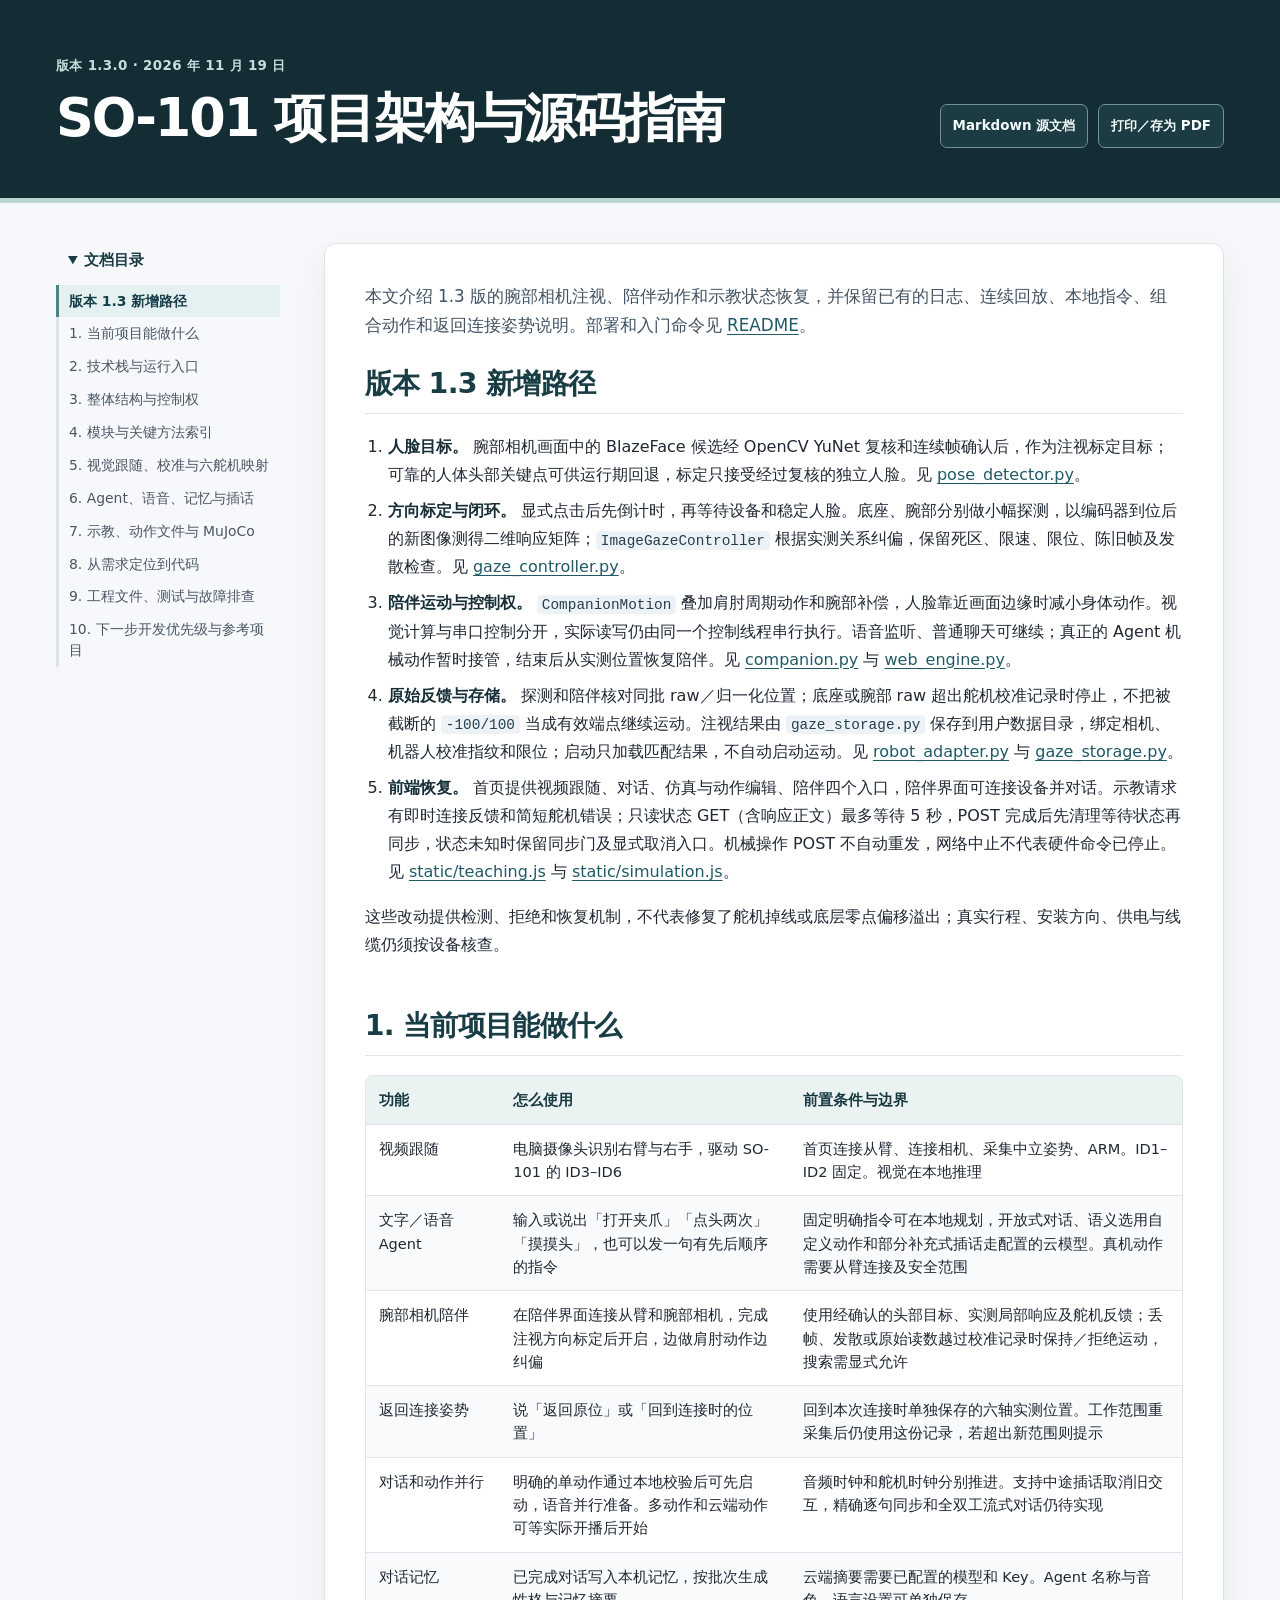
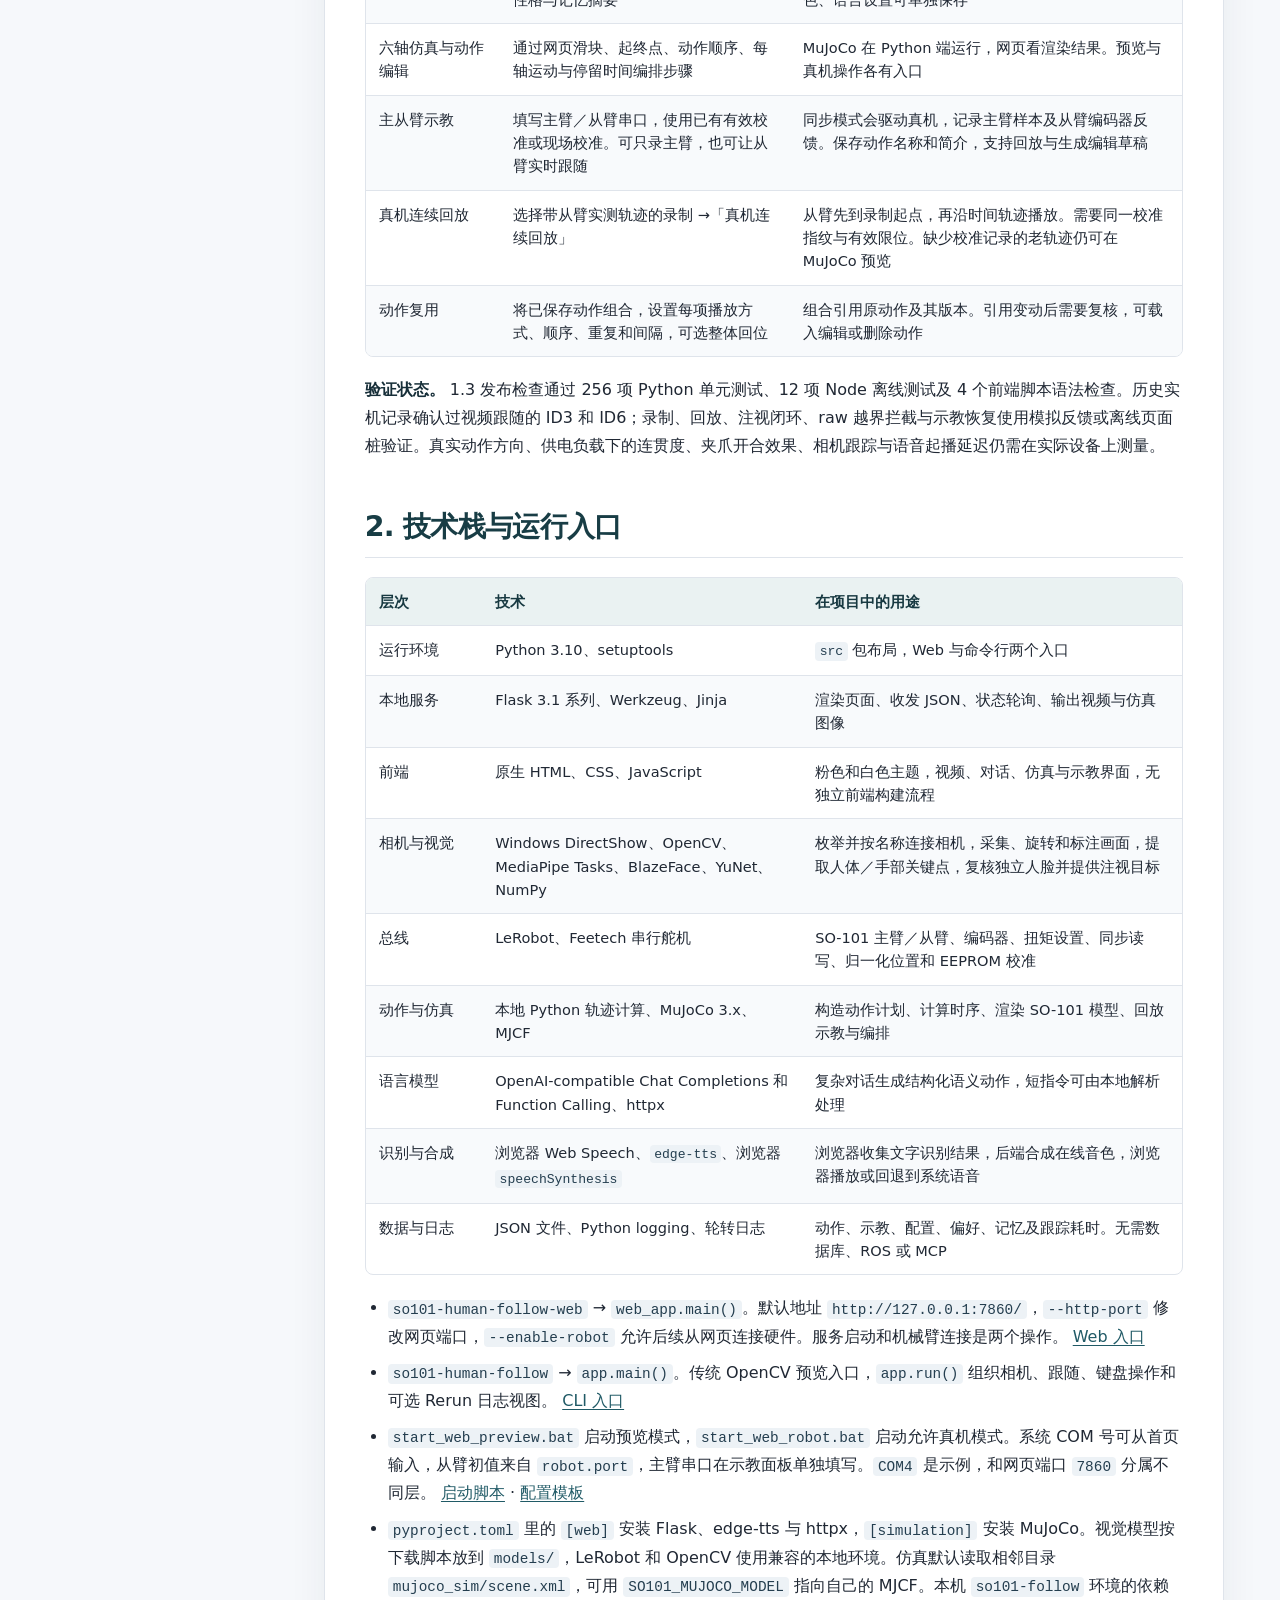
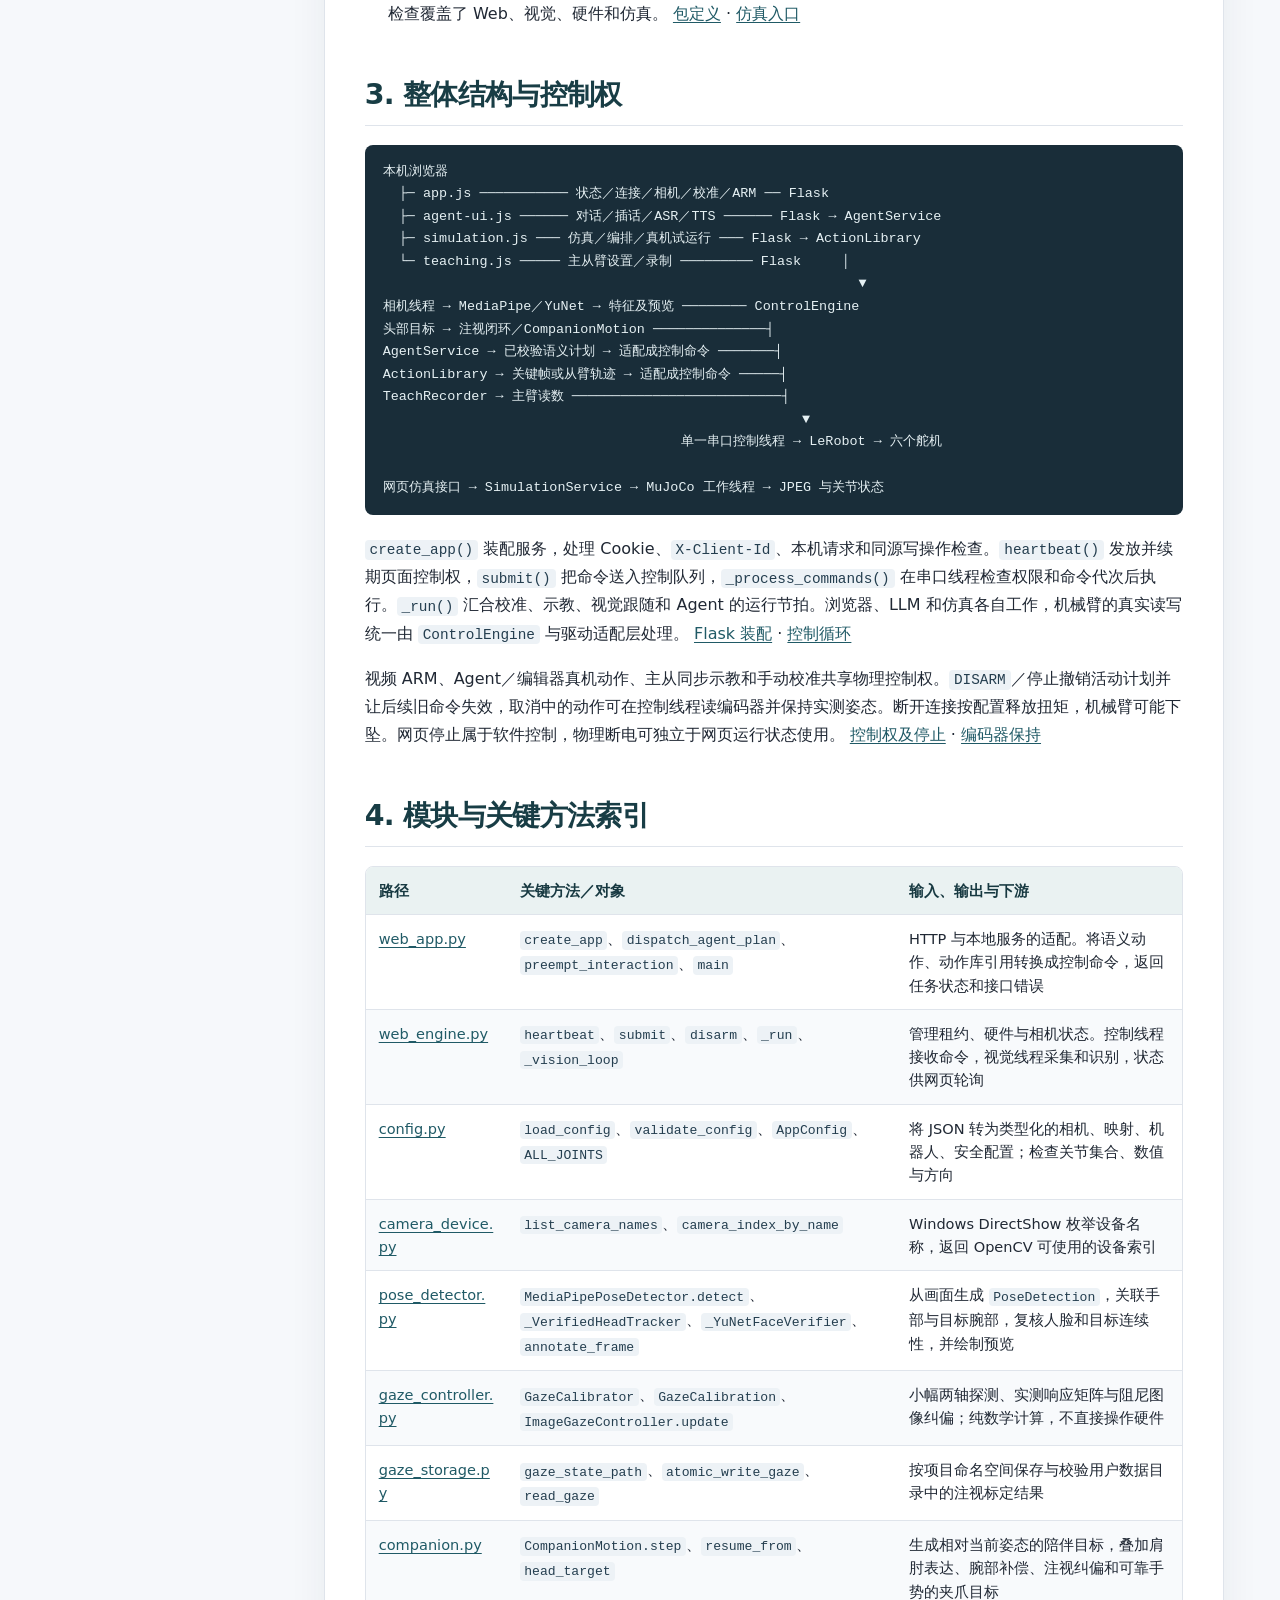
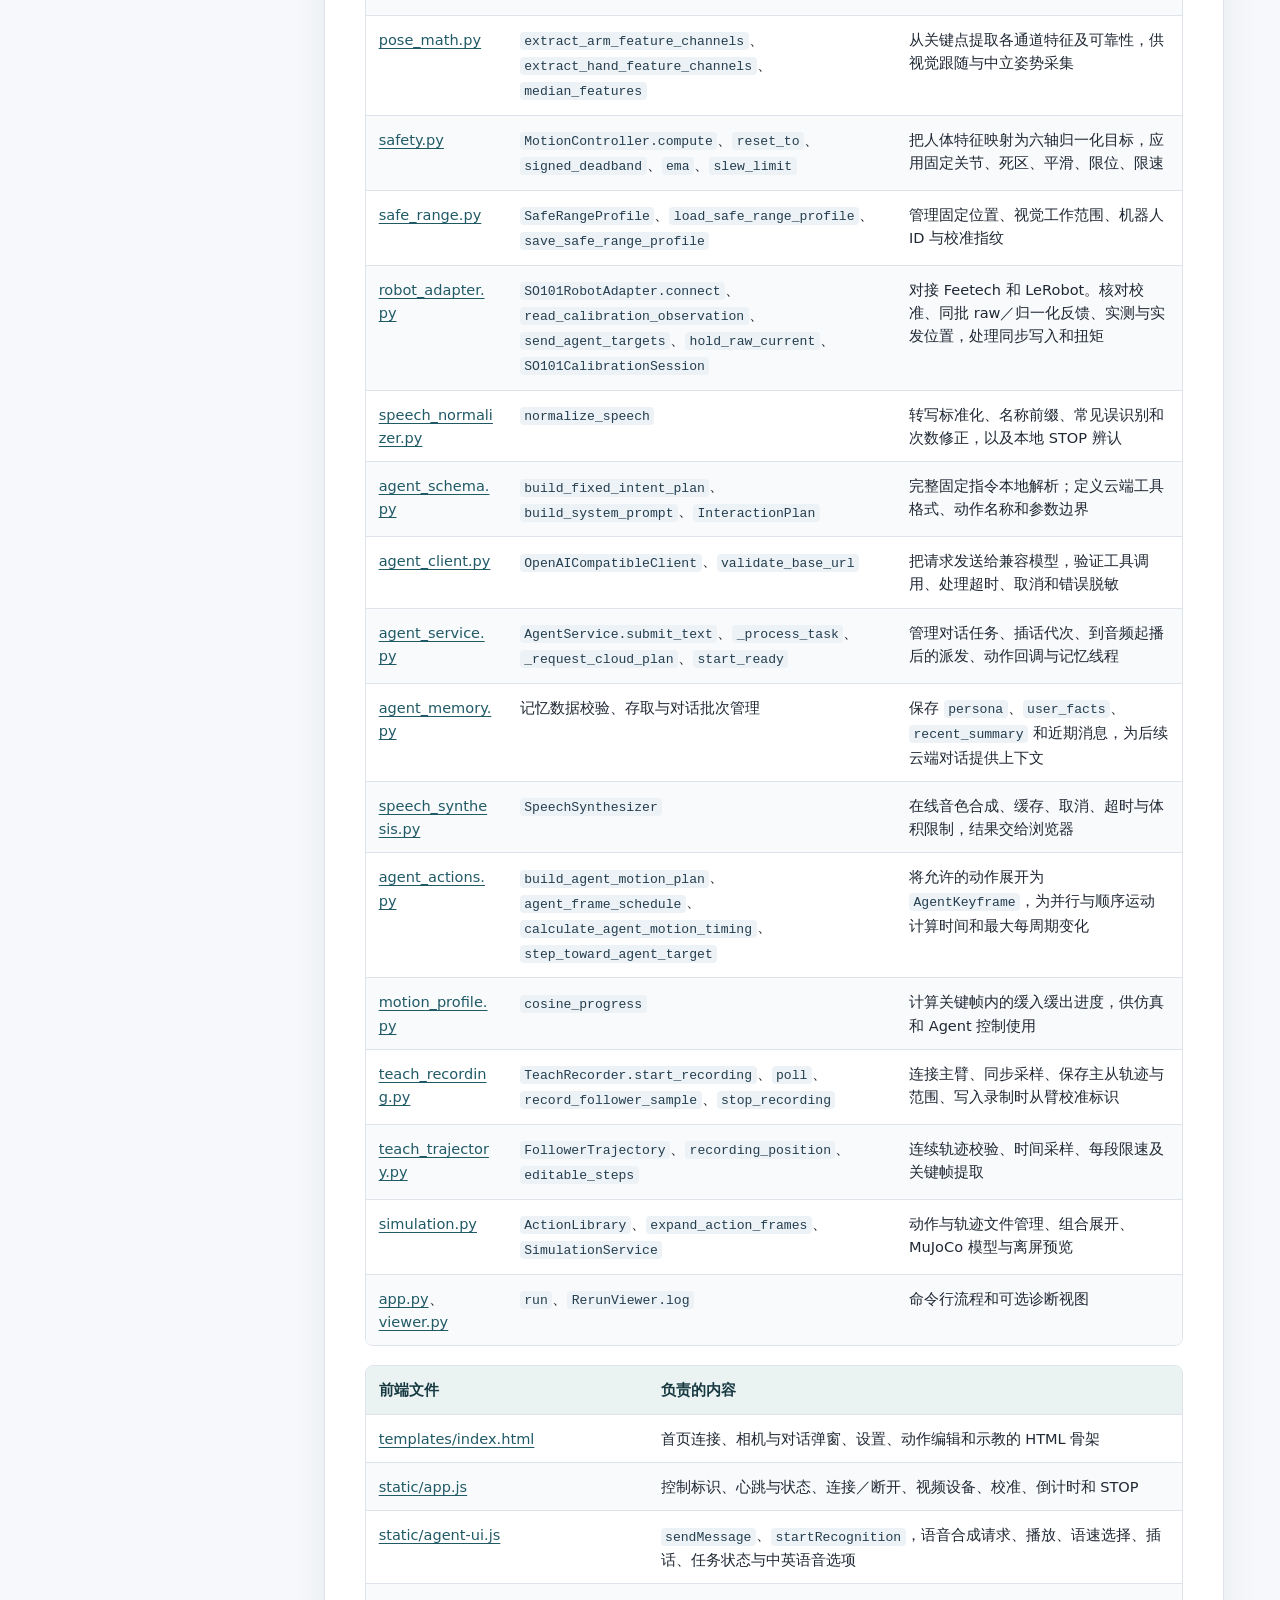
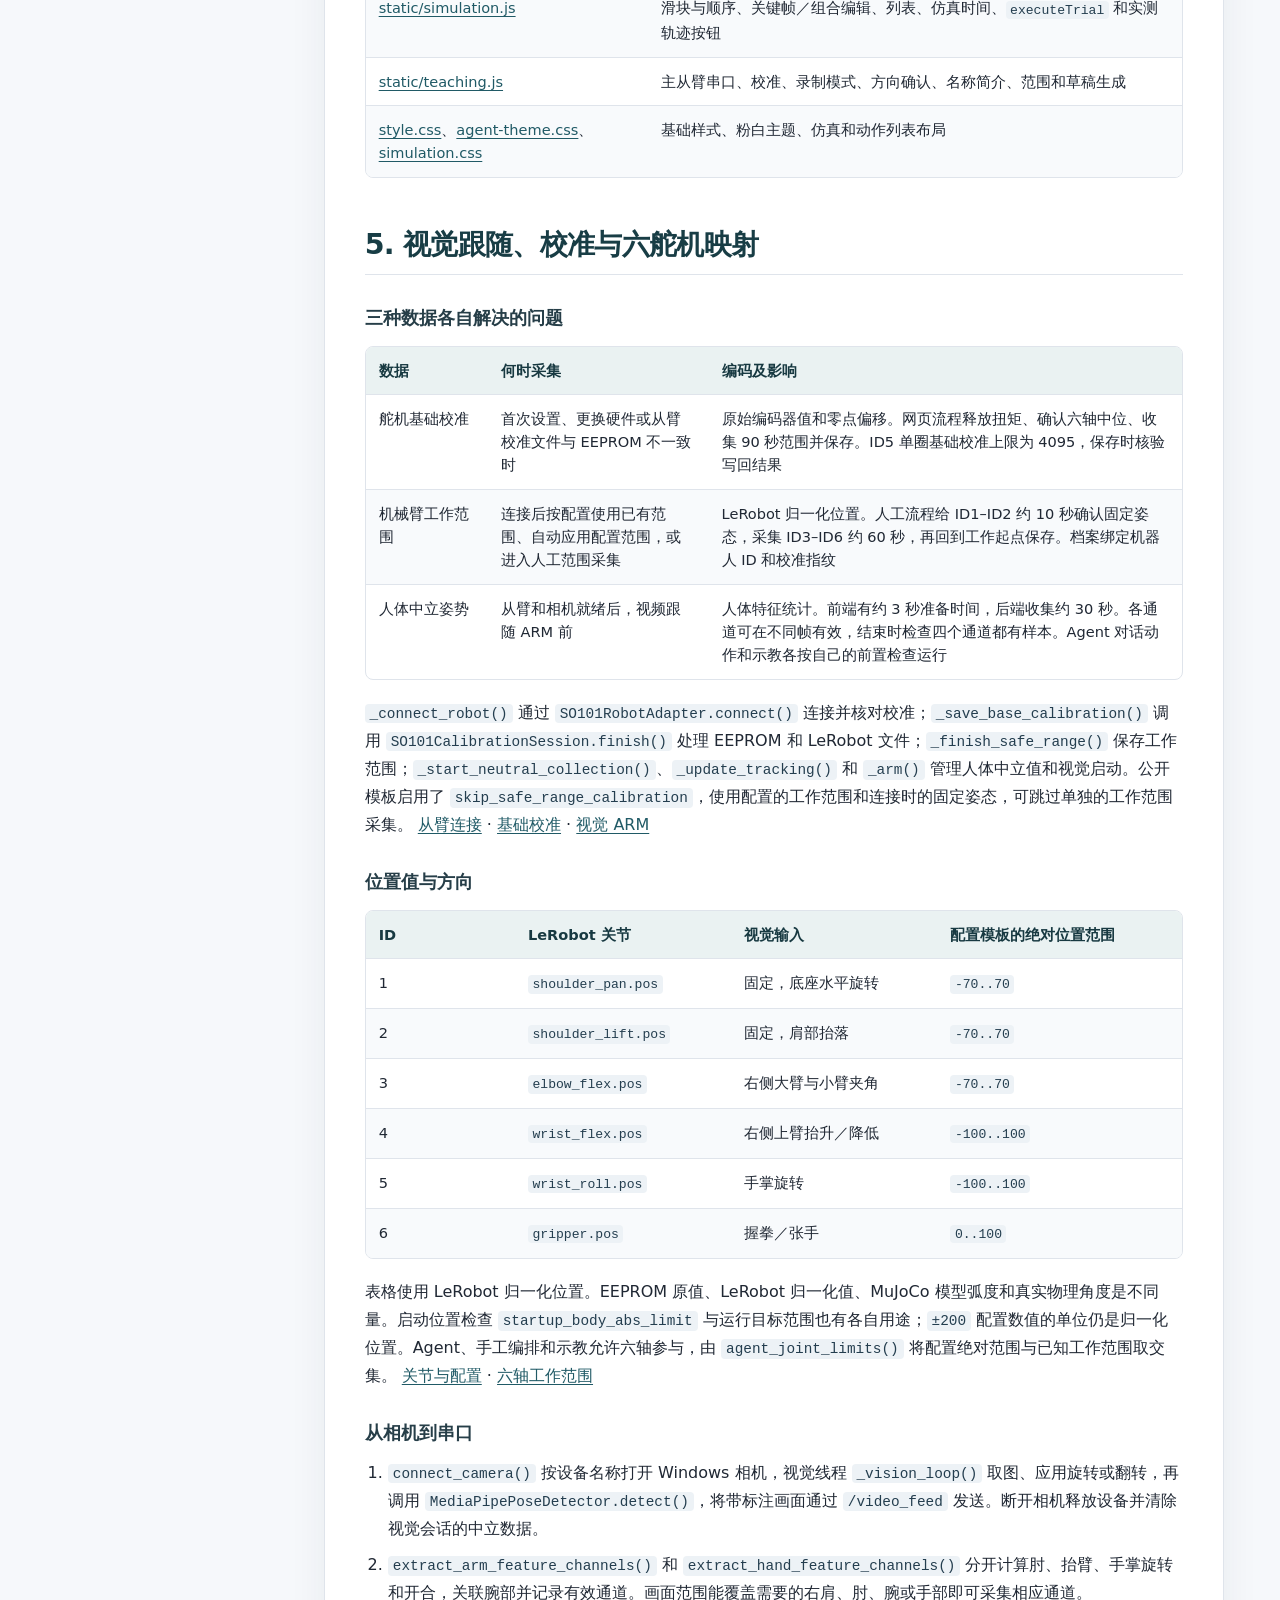
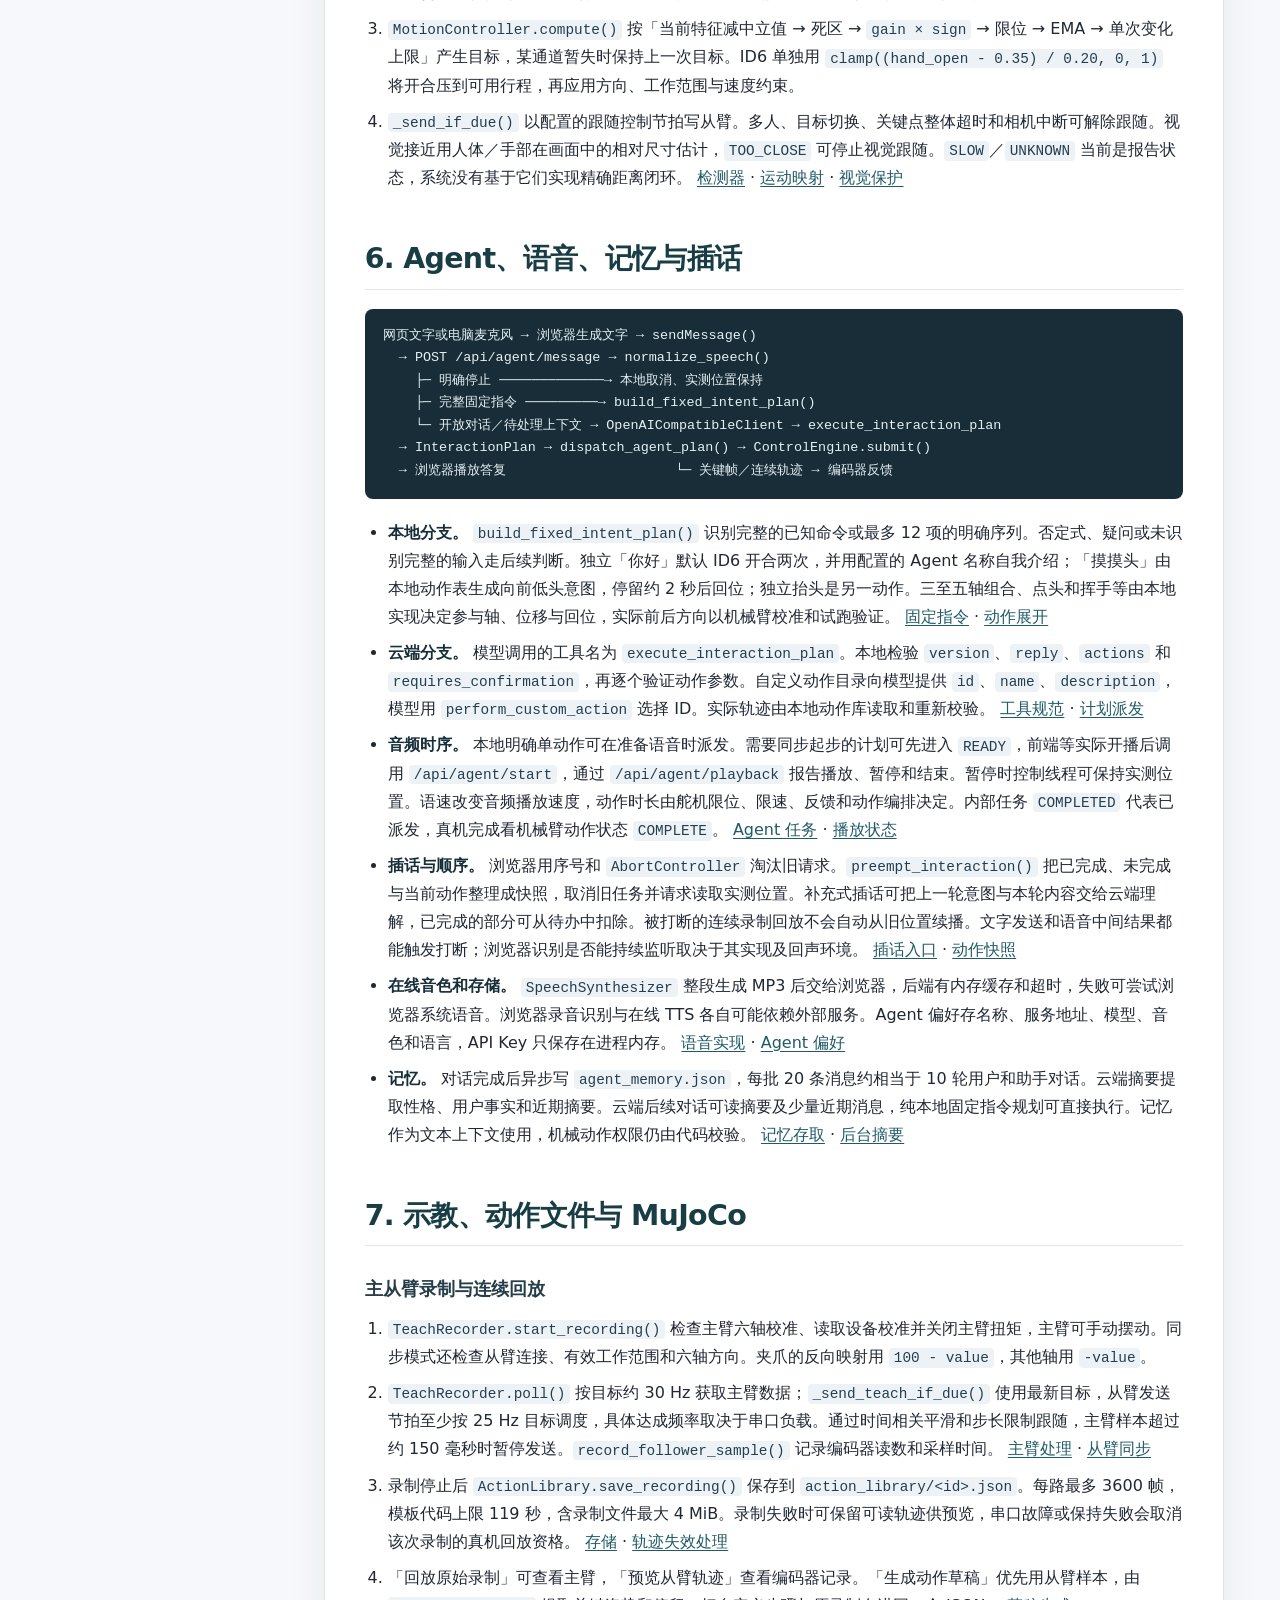
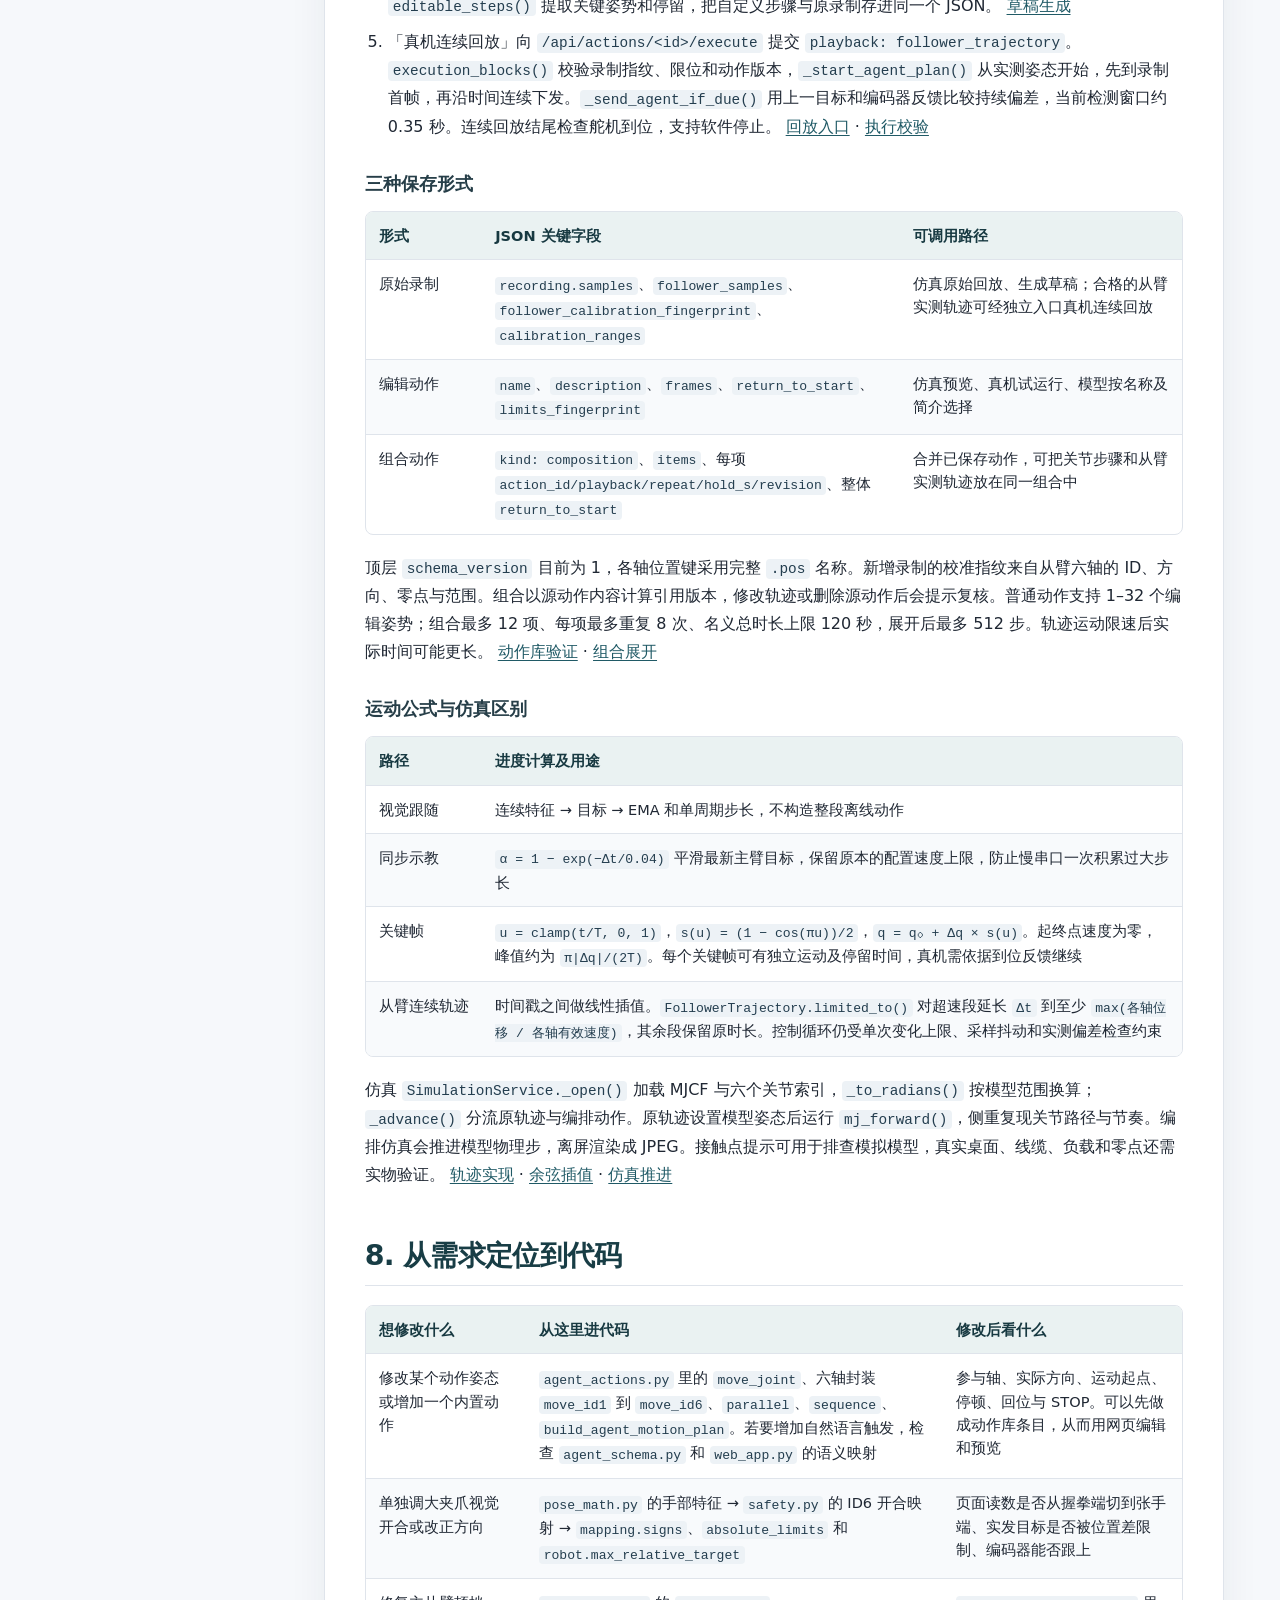
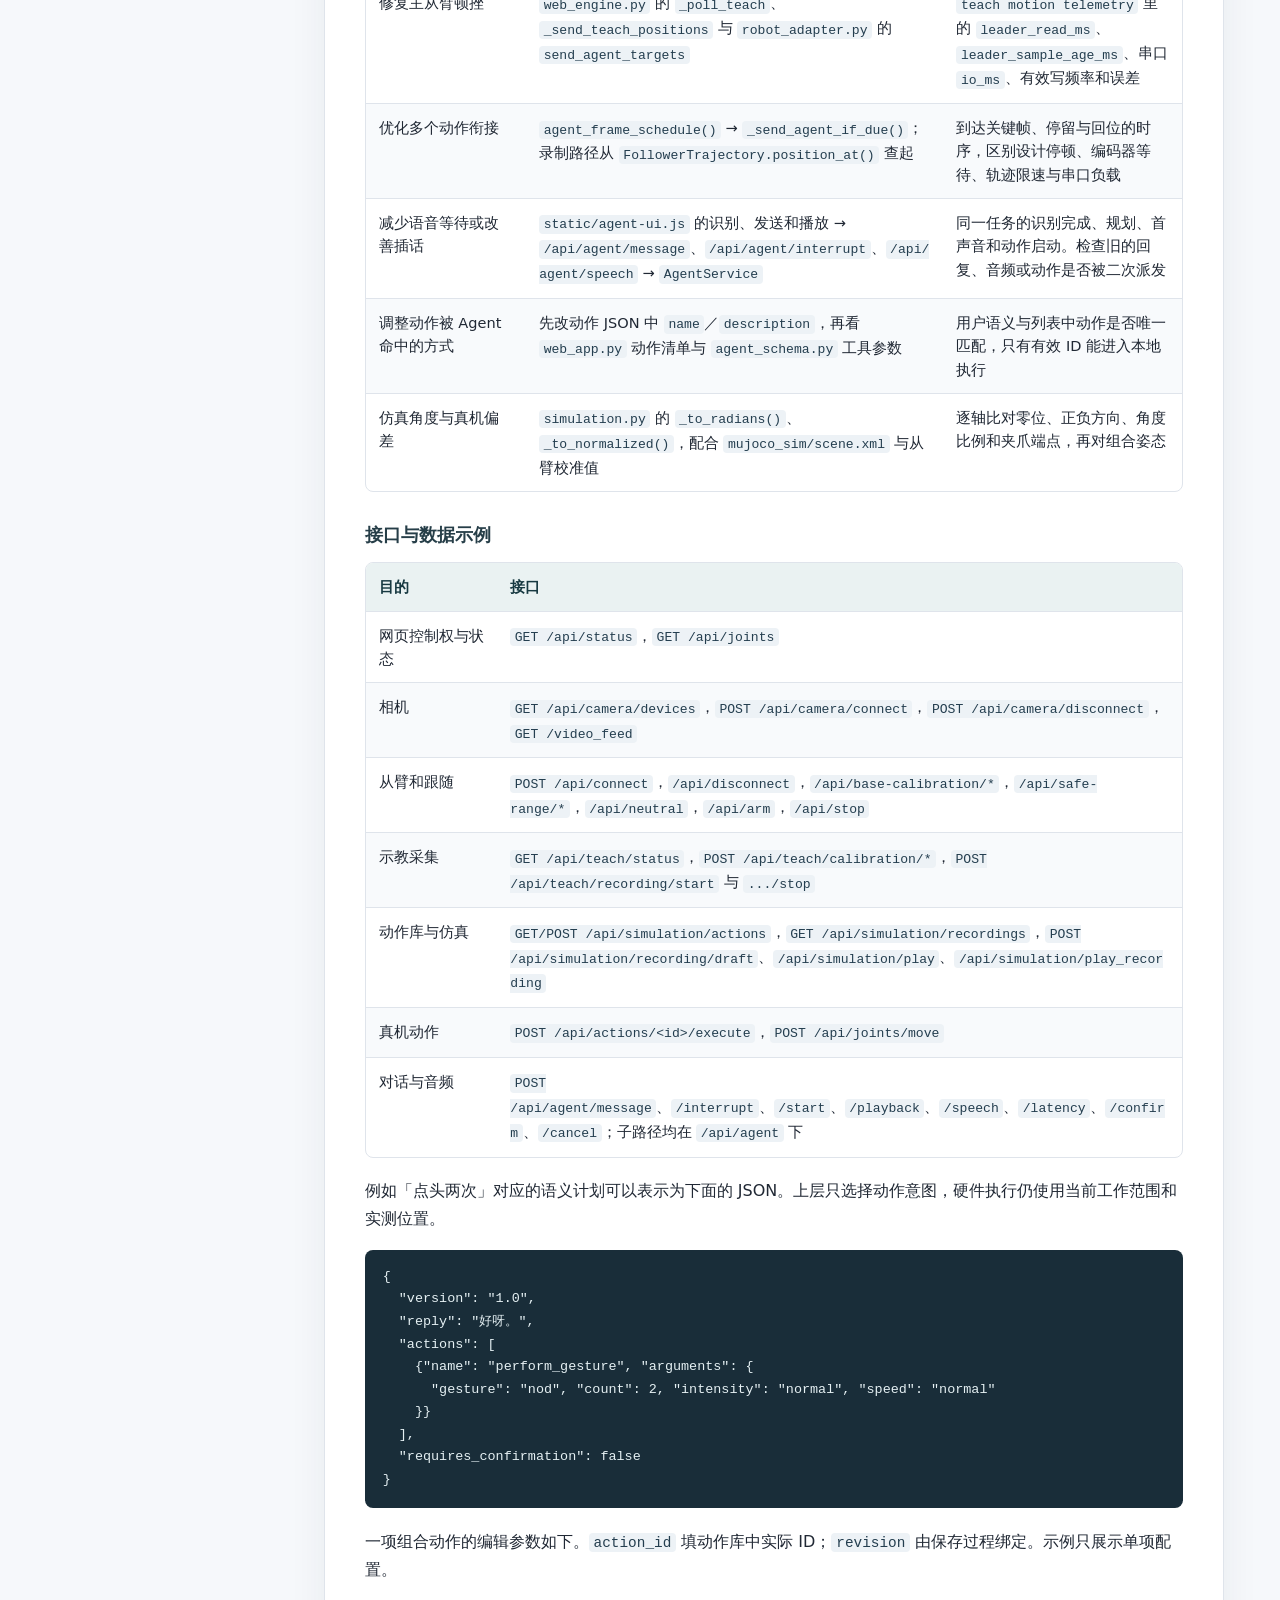
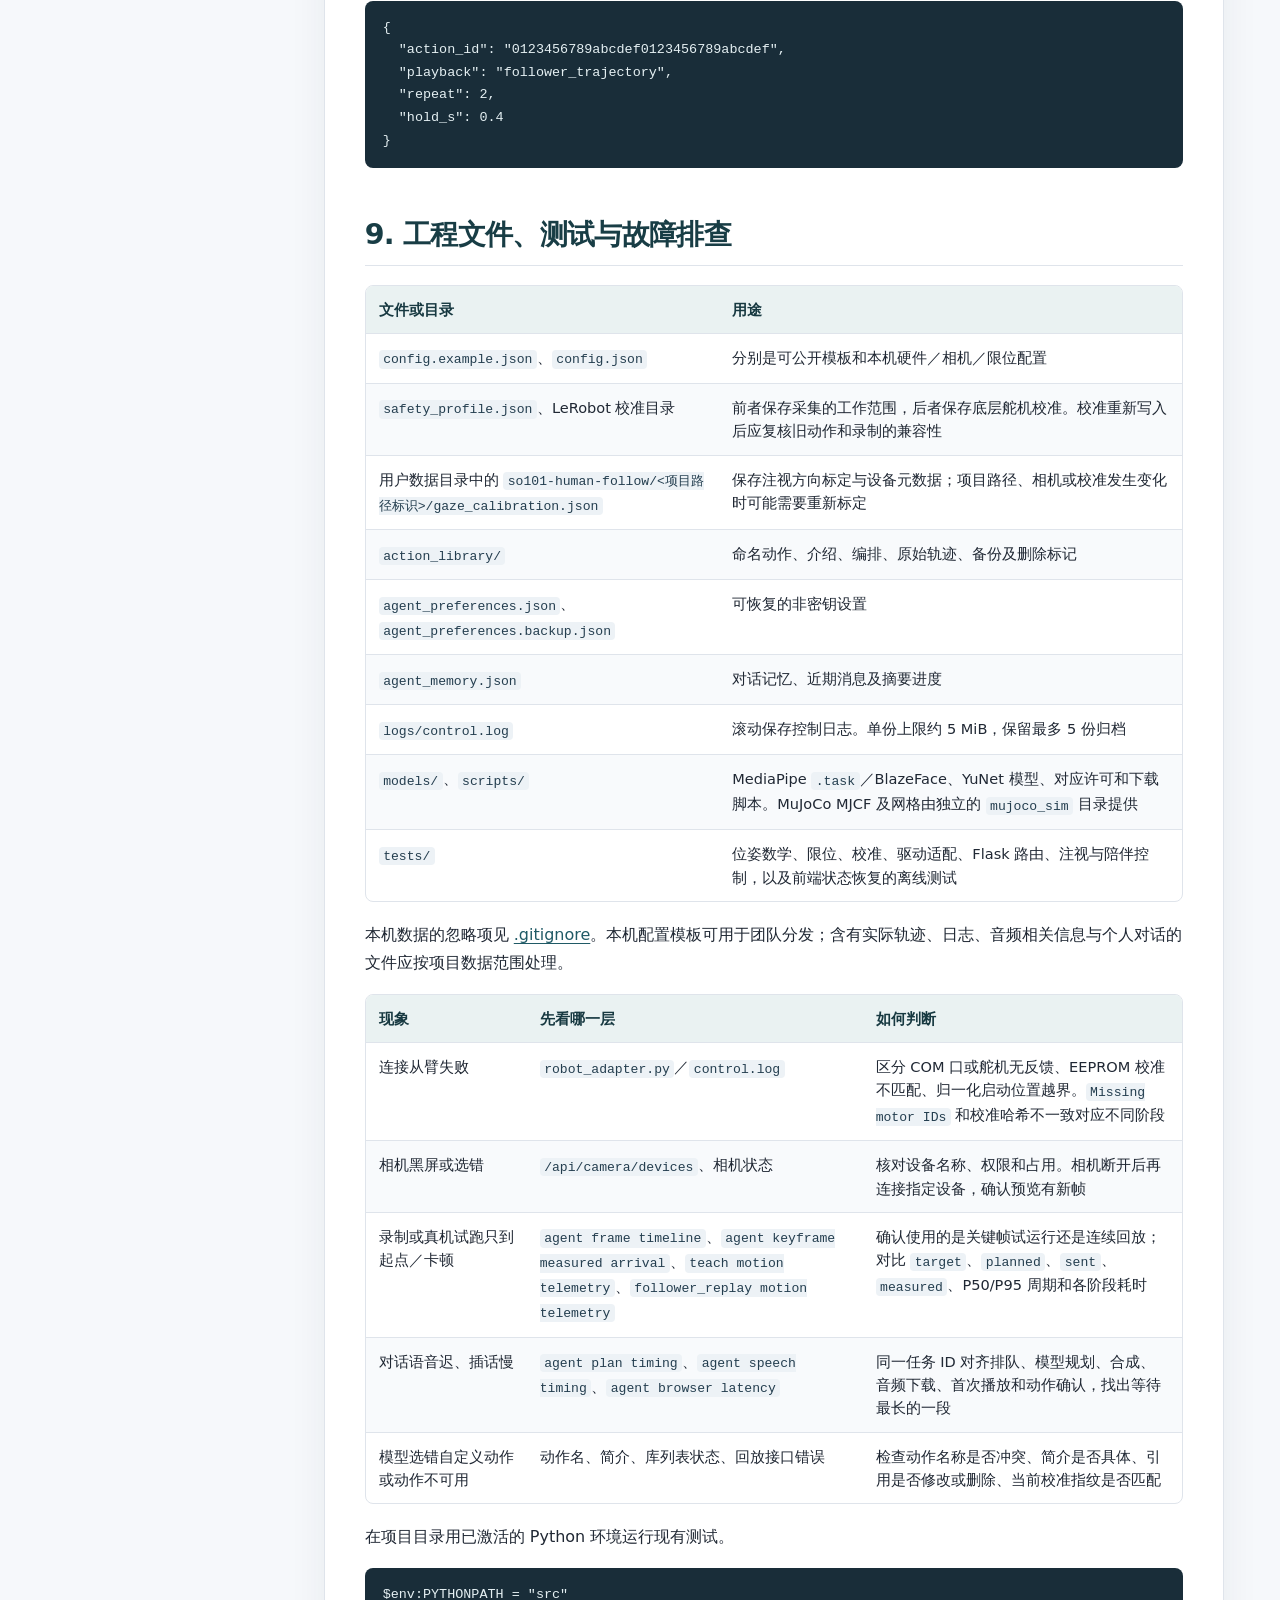
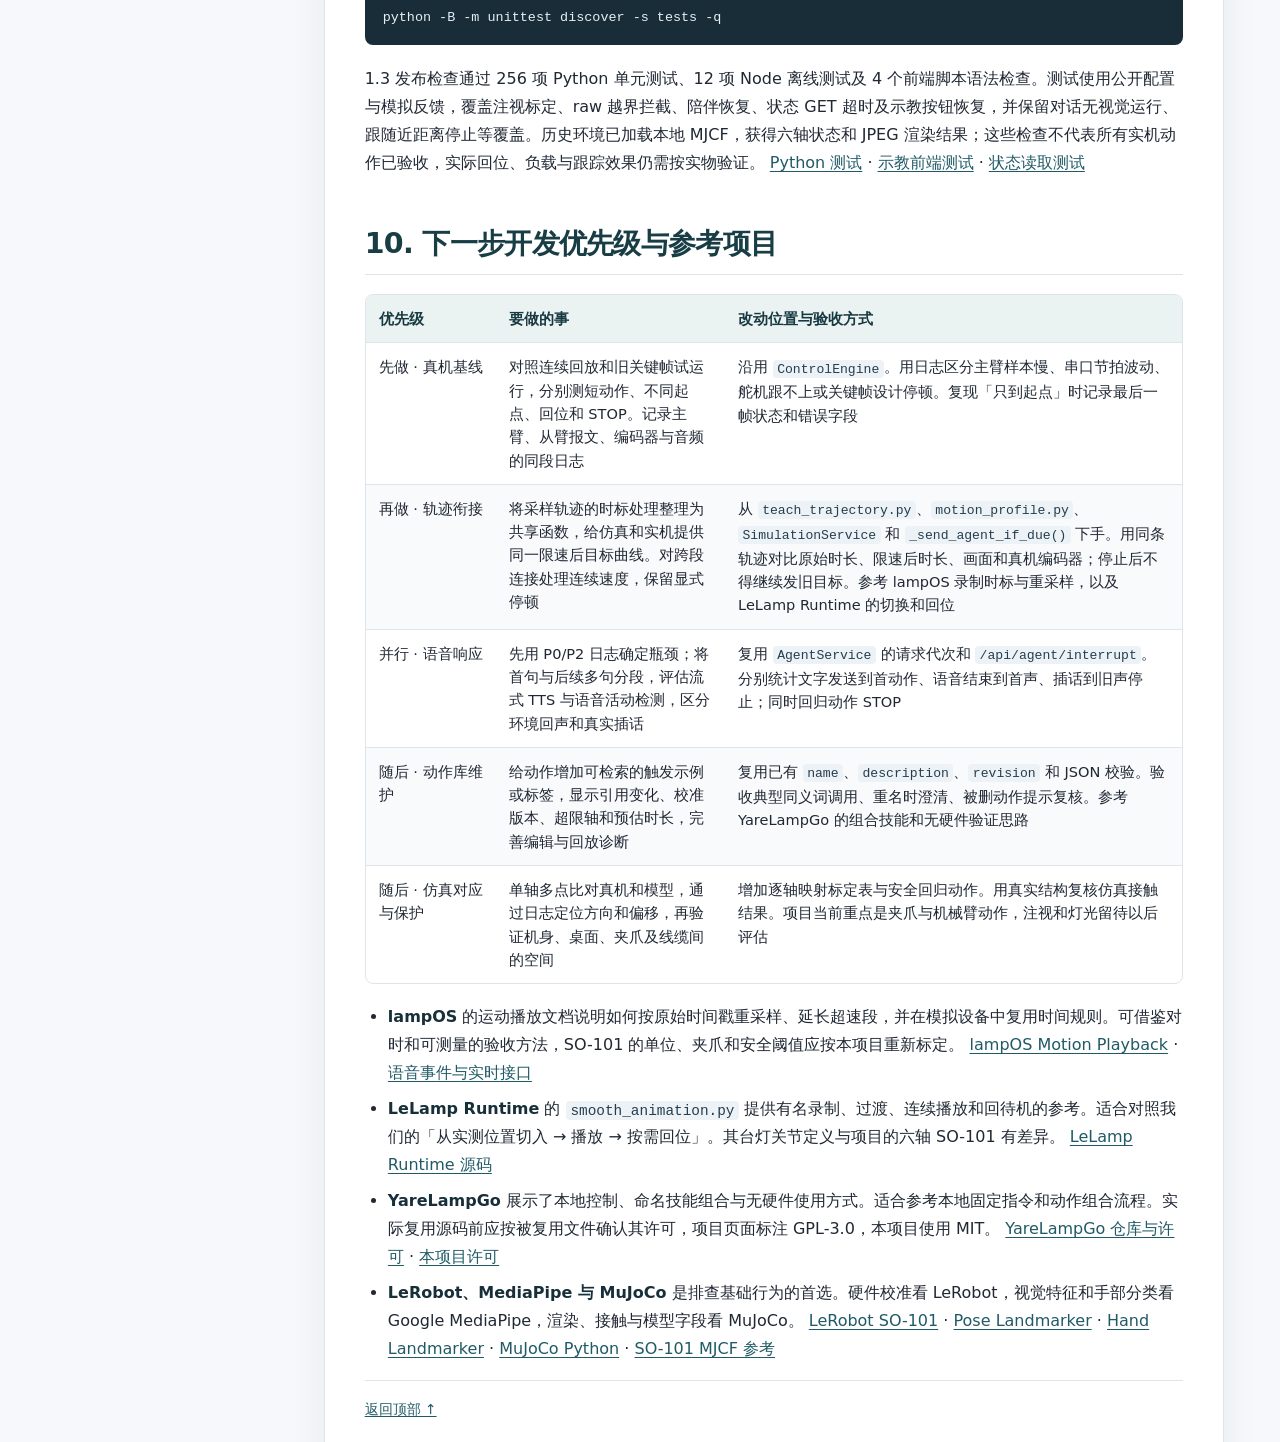
<file: ARCHITECTURE.html>
<!DOCTYPE html>

<html lang="zh-CN">
<head>
<meta charset="utf-8"/>
<meta content="width=device-width, initial-scale=1" name="viewport"/>
<meta content="SO-101 本地项目架构、源码与开发路线" name="description"/>
<title>SO-101 项目架构与源码指南</title>
<style>
:root{color-scheme:light;--ink:#202834;--muted:#545f70;--surface:#fff;--edge:#dfe4eb;--paper:#f6f8fb;--accent:#28545d;--accent-d:#173941;--accent-paper:#e5f1f0;--mono:Consolas,"Cascadia Mono","Microsoft YaHei",monospace;font-family:"Segoe UI","Microsoft YaHei UI","PingFang SC",system-ui,sans-serif}
*{box-sizing:border-box}html{scroll-behavior:smooth}body{margin:0;background:var(--paper);color:var(--ink);line-height:1.75}a{color:#205a66;text-underline-offset:.18em}a:hover{color:#0a3c46;text-decoration-thickness:2px}a:focus-visible,button:focus-visible,summary:focus-visible,.table-scroll:focus-visible,pre:focus-visible{outline:3px solid #347987;outline-offset:3px}
.top{background:#142d35;color:#ecf6f5;border-bottom:5px solid #b8d6cf}.top-inner{width:min(1504px,100%);margin:auto;padding:54px 56px 50px;display:flex;align-items:flex-end;justify-content:space-between;gap:24px}.meta{font-size:.84rem;font-weight:650;color:#c6dedb;letter-spacing:.025em;margin:0 0 10px}.top h1{font-size:clamp(2.05rem,4.1vw,3.55rem);letter-spacing:-.04em;line-height:1.15;margin:0;color:#fff}.top-actions{display:flex;gap:10px;flex-shrink:0}.top-actions a,.top-actions button{background:#1d3b43;color:#f2fbfa;border:1px solid #719396;border-radius:7px;padding:9px 12px;text-decoration:none;font:inherit;font-size:.84rem;font-weight:650;cursor:pointer;white-space:nowrap}.top-actions a:hover,.top-actions button:hover{background:#36585f}.top-actions button[hidden]{display:none}
.layout{width:min(1504px,100%);margin:auto;padding:40px 56px 72px;display:grid;grid-template-columns:232px minmax(0,1fr);gap:36px;align-items:start}.toc{position:sticky;top:26px;max-height:calc(100vh - 52px);overflow:auto;padding:4px 8px 12px 0}.toc summary{font-weight:750;color:var(--accent-d);cursor:pointer;font-size:.92rem;margin:0 0 12px 12px}.toc a{display:block;border-left:3px solid var(--edge);margin:0;padding:6px 10px;font-size:.87rem;line-height:1.5;text-decoration:none;color:#4a5664}.toc a:hover,.toc a.active{border-left-color:#498385;color:#143e49;background:var(--accent-paper);font-weight:650}
.article{min-width:0;background:var(--surface);border:1px solid var(--edge);border-radius:12px;padding:38px clamp(20px,3.1vw,48px) 46px;box-shadow:0 12px 38px #172c4210;font-size:1rem}.article>p:first-child{font-size:1.05rem;color:#425364;margin:0 0 24px}.article h2{margin:48px 0 19px;border-bottom:1px solid var(--edge);padding:0 0 11px;font-size:clamp(1.30rem,2.35vw,1.78rem);letter-spacing:-.024em;line-height:1.32;color:#183d45;scroll-margin-top:25px}.article h2:first-of-type{margin-top:24px}.article h3{font-size:1.14rem;line-height:1.5;color:#263e48;margin:29px 0 10px}.article p,.article ul,.article ol{margin:12px 0 17px}.article ul,.article ol{padding-left:1.45em}.article li+li{margin-top:8px}.article strong{color:#172f39}.table-scroll{border:1px solid var(--edge);border-radius:8px;overflow:auto;margin:14px 0 19px}table{width:100%;border-collapse:collapse;font-size:.91rem;line-height:1.6}th,td{text-align:left;vertical-align:top;padding:12px 13px;border-bottom:1px solid var(--edge);overflow-wrap:anywhere}th{background:#eaf2f2;color:var(--accent-d);font-weight:750}tbody tr:nth-child(even){background:#f8fafc}tbody tr:last-child td{border-bottom:0}th:first-child{min-width:8em}
pre{margin:16px 0 20px;overflow:auto;padding:16px 18px;border-radius:8px;background:#192d39;color:#e5f0f3;font-size:.84rem;line-height:1.68;tab-size:2}code{font-family:var(--mono);font-size:.9em}pre code{font-size:inherit}p code,li code,td code{background:#edf2f6;color:#243e4f;border-radius:4px;padding:.12em .34em;overflow-wrap:anywhere}
.page-end{margin:40px 0 0;font-size:.86rem;border-top:1px solid var(--edge);padding-top:16px}
@media(max-width:900px){.top-inner{padding:36px 24px;align-items:flex-start;flex-direction:column}.layout{display:block;padding:20px 16px 40px}.toc{position:relative;top:auto;max-height:none;margin:0 0 17px;padding:12px 14px;background:#fff;border:1px solid var(--edge);border-radius:8px}.toc summary{margin:0}.toc nav{margin-top:9px}.toc a{padding:5px 9px}.article{padding:22px 18px 30px}.article h2{margin-top:34px}.table-scroll table{min-width:550px}}
@media(prefers-reduced-motion:reduce){html{scroll-behavior:auto}}
@media print{@page{margin:16mm}.top{color:#111;background:white;border:0}.top-inner{padding:0 0 16px}.top h1,.meta{color:#111}.top-actions,.toc,.page-end{display:none}.layout{display:block;padding:0}.article{padding:0;border:none;box-shadow:none}.article h2,.article h3{break-after:avoid}.table-scroll{overflow:visible}tr{break-inside:avoid}pre{white-space:pre-wrap;background:#f5f5f5;color:#111;border:1px solid #bbb}}
</style>
</head>
<body id="top">
<header class="top">
<div class="top-inner">
<div><p class="meta">版本 1.3.0 · 2026 年 11 月 19 日</p><h1>SO-101 项目架构与源码指南</h1></div>
<div class="top-actions"><a href="ARCHITECTURE.md">Markdown 源文档</a><button hidden="" id="print" type="button">打印／存为 PDF</button></div>
</div>
</header>
<div class="layout">
<aside class="toc"><details open=""><summary>文档目录</summary><nav aria-label="章节"><a href="#v13">版本 1.3 新增路径</a><a href="#1">1. 当前项目能做什么</a><a href="#2">2. 技术栈与运行入口</a><a href="#3">3. 整体结构与控制权</a><a href="#4">4. 模块与关键方法索引</a><a href="#5">5. 视觉跟随、校准与六舵机映射</a><a href="#6-agent">6. Agent、语音、记忆与插话</a><a href="#7-mujoco">7. 示教、动作文件与 MuJoCo</a><a href="#8">8. 从需求定位到代码</a><a href="#9">9. 工程文件、测试与故障排查</a><a href="#10">10. 下一步开发优先级与参考项目</a></nav></details></aside>
<main class="article">

<p>本文介绍 1.3 版的腕部相机注视、陪伴动作和示教状态恢复，并保留已有的日志、连续回放、本地指令、组合动作和返回连接姿势说明。部署和入门命令见 <a href="README.md">README</a>。</p>
<h2 id="v13">版本 1.3 新增路径</h2>
<ol>
<li><strong>人脸目标。</strong> 腕部相机画面中的 BlazeFace 候选经 OpenCV YuNet 复核和连续帧确认后，作为注视标定目标；可靠的人体头部关键点可供运行期回退，标定只接受经过复核的独立人脸。见 <a href="src/so101_human_follow/pose_detector.py">pose_detector.py</a>。</li>
<li><strong>方向标定与闭环。</strong> 显式点击后先倒计时，再等待设备和稳定人脸。底座、腕部分别做小幅探测，以编码器到位后的新图像测得二维响应矩阵；<code>ImageGazeController</code> 根据实测关系纠偏，保留死区、限速、限位、陈旧帧及发散检查。见 <a href="src/so101_human_follow/gaze_controller.py">gaze_controller.py</a>。</li>
<li><strong>陪伴运动与控制权。</strong> <code>CompanionMotion</code> 叠加肩肘周期动作和腕部补偿，人脸靠近画面边缘时减小身体动作。视觉计算与串口控制分开，实际读写仍由同一个控制线程串行执行。语音监听、普通聊天可继续；真正的 Agent 机械动作暂时接管，结束后从实测位置恢复陪伴。见 <a href="src/so101_human_follow/companion.py">companion.py</a> 与 <a href="src/so101_human_follow/web_engine.py">web_engine.py</a>。</li>
<li><strong>原始反馈与存储。</strong> 探测和陪伴核对同批 raw／归一化位置；底座或腕部 raw 超出舵机校准记录时停止，不把被截断的 <code>-100/100</code> 当成有效端点继续运动。注视结果由 <code>gaze_storage.py</code> 保存到用户数据目录，绑定相机、机器人校准指纹和限位；启动只加载匹配结果，不自动启动运动。见 <a href="src/so101_human_follow/robot_adapter.py">robot_adapter.py</a> 与 <a href="src/so101_human_follow/gaze_storage.py">gaze_storage.py</a>。</li>
<li><strong>前端恢复。</strong> 首页提供视频跟随、对话、仿真与动作编辑、陪伴四个入口，陪伴界面可连接设备并对话。示教请求有即时连接反馈和简短舵机错误；只读状态 GET（含响应正文）最多等待 5 秒，POST 完成后先清理等待状态再同步，状态未知时保留同步门及显式取消入口。机械操作 POST 不自动重发，网络中止不代表硬件命令已停止。见 <a href="src/so101_human_follow/static/teaching.js">static/teaching.js</a> 与 <a href="src/so101_human_follow/static/simulation.js">static/simulation.js</a>。</li>
</ol>
<p>这些改动提供检测、拒绝和恢复机制，不代表修复了舵机掉线或底层零点偏移溢出；真实行程、安装方向、供电与线缆仍须按设备核查。</p>
<h2 id="1">1. 当前项目能做什么</h2>
<div aria-label="表格，可横向滚动" class="table-scroll" role="region" tabindex="0"><table>
<thead>
<tr>
<th>功能</th>
<th>怎么使用</th>
<th>前置条件与边界</th>
</tr>
</thead>
<tbody>
<tr>
<td>视频跟随</td>
<td>电脑摄像头识别右臂与右手，驱动 SO-101 的 ID3–ID6</td>
<td>首页连接从臂、连接相机、采集中立姿势、ARM。ID1–ID2 固定。视觉在本地推理</td>
</tr>
<tr>
<td>文字／语音 Agent</td>
<td>输入或说出「打开夹爪」「点头两次」「摸摸头」，也可以发一句有先后顺序的指令</td>
<td>固定明确指令可在本地规划，开放式对话、语义选用自定义动作和部分补充式插话走配置的云模型。真机动作需要从臂连接及安全范围</td>
</tr>
<tr>
<td>腕部相机陪伴</td>
<td>在陪伴界面连接从臂和腕部相机，完成注视方向标定后开启，边做肩肘动作边纠偏</td>
<td>使用经确认的头部目标、实测局部响应及舵机反馈；丢帧、发散或原始读数越过校准记录时保持／拒绝运动，搜索需显式允许</td>
</tr>
<tr>
<td>返回连接姿势</td>
<td>说「返回原位」或「回到连接时的位置」</td>
<td>回到本次连接时单独保存的六轴实测位置。工作范围重采集后仍使用这份记录，若超出新范围则提示</td>
</tr>
<tr>
<td>对话和动作并行</td>
<td>明确的单动作通过本地校验后可先启动，语音并行准备。多动作和云端动作可等实际开播后开始</td>
<td>音频时钟和舵机时钟分别推进。支持中途插话取消旧交互，精确逐句同步和全双工流式对话仍待实现</td>
</tr>
<tr>
<td>对话记忆</td>
<td>已完成对话写入本机记忆，按批次生成性格与记忆摘要</td>
<td>云端摘要需要已配置的模型和 Key。Agent 名称与音色、语言设置可单独保存</td>
</tr>
<tr>
<td>六轴仿真与动作编辑</td>
<td>通过网页滑块、起终点、动作顺序、每轴运动与停留时间编排步骤</td>
<td>MuJoCo 在 Python 端运行，网页看渲染结果。预览与真机操作各有入口</td>
</tr>
<tr>
<td>主从臂示教</td>
<td>填写主臂／从臂串口，使用已有有效校准或现场校准。可只录主臂，也可让从臂实时跟随</td>
<td>同步模式会驱动真机，记录主臂样本及从臂编码器反馈。保存动作名称和简介，支持回放与生成编辑草稿</td>
</tr>
<tr>
<td>真机连续回放</td>
<td>选择带从臂实测轨迹的录制 →「真机连续回放」</td>
<td>从臂先到录制起点，再沿时间轨迹播放。需要同一校准指纹与有效限位。缺少校准记录的老轨迹仍可在 MuJoCo 预览</td>
</tr>
<tr>
<td>动作复用</td>
<td>将已保存动作组合，设置每项播放方式、顺序、重复和间隔，可选整体回位</td>
<td>组合引用原动作及其版本。引用变动后需要复核，可载入编辑或删除动作</td>
</tr>
</tbody>
</table></div>
<p><strong>验证状态。</strong> 1.3 发布检查通过 256 项 Python 单元测试、12 项 Node 离线测试及 4 个前端脚本语法检查。历史实机记录确认过视频跟随的 ID3 和 ID6；录制、回放、注视闭环、raw 越界拦截与示教恢复使用模拟反馈或离线页面桩验证。真实动作方向、供电负载下的连贯度、夹爪开合效果、相机跟踪与语音起播延迟仍需在实际设备上测量。</p>
<h2 id="2">2. 技术栈与运行入口</h2>
<div aria-label="表格，可横向滚动" class="table-scroll" role="region" tabindex="0"><table>
<thead>
<tr>
<th>层次</th>
<th>技术</th>
<th>在项目中的用途</th>
</tr>
</thead>
<tbody>
<tr>
<td>运行环境</td>
<td>Python 3.10、setuptools</td>
<td><code>src</code> 包布局，Web 与命令行两个入口</td>
</tr>
<tr>
<td>本地服务</td>
<td>Flask 3.1 系列、Werkzeug、Jinja</td>
<td>渲染页面、收发 JSON、状态轮询、输出视频与仿真图像</td>
</tr>
<tr>
<td>前端</td>
<td>原生 HTML、CSS、JavaScript</td>
<td>粉色和白色主题，视频、对话、仿真与示教界面，无独立前端构建流程</td>
</tr>
<tr>
<td>相机与视觉</td>
<td>Windows DirectShow、OpenCV、MediaPipe Tasks、BlazeFace、YuNet、NumPy</td>
<td>枚举并按名称连接相机，采集、旋转和标注画面，提取人体／手部关键点，复核独立人脸并提供注视目标</td>
</tr>
<tr>
<td>总线</td>
<td>LeRobot、Feetech 串行舵机</td>
<td>SO-101 主臂／从臂、编码器、扭矩设置、同步读写、归一化位置和 EEPROM 校准</td>
</tr>
<tr>
<td>动作与仿真</td>
<td>本地 Python 轨迹计算、MuJoCo 3.x、MJCF</td>
<td>构造动作计划、计算时序、渲染 SO-101 模型、回放示教与编排</td>
</tr>
<tr>
<td>语言模型</td>
<td>OpenAI-compatible Chat Completions 和 Function Calling、httpx</td>
<td>复杂对话生成结构化语义动作，短指令可由本地解析处理</td>
</tr>
<tr>
<td>识别与合成</td>
<td>浏览器 Web Speech、<code>edge-tts</code>、浏览器 <code>speechSynthesis</code></td>
<td>浏览器收集文字识别结果，后端合成在线音色，浏览器播放或回退到系统语音</td>
</tr>
<tr>
<td>数据与日志</td>
<td>JSON 文件、Python logging、轮转日志</td>
<td>动作、示教、配置、偏好、记忆及跟踪耗时。无需数据库、ROS 或 MCP</td>
</tr>
</tbody>
</table></div>
<ul>
<li><code>so101-human-follow-web</code> → <code>web_app.main()</code>。默认地址 <code>http://127.0.0.1:7860/</code>，<code>--http-port</code> 修改网页端口，<code>--enable-robot</code> 允许后续从网页连接硬件。服务启动和机械臂连接是两个操作。 <a href="src/so101_human_follow/web_app.py#L1067">Web 入口</a></li>
<li><code>so101-human-follow</code> → <code>app.main()</code>。传统 OpenCV 预览入口，<code>app.run()</code> 组织相机、跟随、键盘操作和可选 Rerun 日志视图。 <a href="src/so101_human_follow/app.py#L108">CLI 入口</a></li>
<li><code>start_web_preview.bat</code> 启动预览模式，<code>start_web_robot.bat</code> 启动允许真机模式。系统 COM 号可从首页输入，从臂初值来自 <code>robot.port</code>，主臂串口在示教面板单独填写。<code>COM4</code> 是示例，和网页端口 <code>7860</code> 分属不同层。 <a href="start_web_robot.bat">启动脚本</a> · <a href="config.example.json">配置模板</a></li>
<li><code>pyproject.toml</code> 里的 <code>[web]</code> 安装 Flask、edge-tts 与 httpx，<code>[simulation]</code> 安装 MuJoCo。视觉模型按下载脚本放到 <code>models/</code>，LeRobot 和 OpenCV 使用兼容的本地环境。仿真默认读取相邻目录 <code>mujoco_sim/scene.xml</code>，可用 <code>SO101_MUJOCO_MODEL</code> 指向自己的 MJCF。本机 <code>so101-follow</code> 环境的依赖检查覆盖了 Web、视觉、硬件和仿真。 <a href="pyproject.toml">包定义</a> · <a href="src/so101_human_follow/simulation.py#L931">仿真入口</a></li>
</ul>
<h2 id="3">3. 整体结构与控制权</h2>
<pre tabindex="0"><code class="language-text">本机浏览器
  ├─ app.js ─────────── 状态／连接／相机／校准／ARM ── Flask
  ├─ agent-ui.js ────── 对话／插话／ASR／TTS ────── Flask → AgentService
  ├─ simulation.js ─── 仿真／编排／真机试运行 ─── Flask → ActionLibrary
  └─ teaching.js ───── 主从臂设置／录制 ───────── Flask     │
                                                           ▼
相机线程 → MediaPipe／YuNet → 特征及预览 ──────── ControlEngine
头部目标 → 注视闭环／CompanionMotion ──────────────┤
AgentService → 已校验语义计划 → 适配成控制命令 ───────┤
ActionLibrary → 关键帧或从臂轨迹 → 适配成控制命令 ─────┤
TeachRecorder → 主臂读数 ──────────────────────────┤
                                                    ▼
                                     单一串口控制线程 → LeRobot → 六个舵机

网页仿真接口 → SimulationService → MuJoCo 工作线程 → JPEG 与关节状态
</code></pre>
<p><code>create_app()</code> 装配服务，处理 Cookie、<code>X-Client-Id</code>、本机请求和同源写操作检查。<code>heartbeat()</code> 发放并续期页面控制权，<code>submit()</code> 把命令送入控制队列，<code>_process_commands()</code> 在串口线程检查权限和命令代次后执行。<code>_run()</code> 汇合校准、示教、视觉跟随和 Agent 的运行节拍。浏览器、LLM 和仿真各自工作，机械臂的真实读写统一由 <code>ControlEngine</code> 与驱动适配层处理。 <a href="src/so101_human_follow/web_app.py#L85">Flask 装配</a> · <a href="src/so101_human_follow/web_engine.py#L3706">控制循环</a></p>
<p>视频 ARM、Agent／编辑器真机动作、主从同步示教和手动校准共享物理控制权。<code>DISARM</code>／停止撤销活动计划并让后续旧命令失效，取消中的动作可在控制线程读编码器并保持实测姿态。断开连接按配置释放扭矩，机械臂可能下坠。网页停止属于软件控制，物理断电可独立于网页运行状态使用。 <a href="src/so101_human_follow/web_engine.py#L308">控制权及停止</a> · <a href="src/so101_human_follow/web_engine.py#L1953">编码器保持</a></p>
<h2 id="4">4. 模块与关键方法索引</h2>
<div aria-label="表格，可横向滚动" class="table-scroll" role="region" tabindex="0"><table>
<thead>
<tr>
<th>路径</th>
<th>关键方法／对象</th>
<th>输入、输出与下游</th>
</tr>
</thead>
<tbody>
<tr>
<td><a href="src/so101_human_follow/web_app.py#L85">web_app.py</a></td>
<td><code>create_app</code>、<code>dispatch_agent_plan</code>、<code>preempt_interaction</code>、<code>main</code></td>
<td>HTTP 与本地服务的适配。将语义动作、动作库引用转换成控制命令，返回任务状态和接口错误</td>
</tr>
<tr>
<td><a href="src/so101_human_follow/web_engine.py#L118">web_engine.py</a></td>
<td><code>heartbeat</code>、<code>submit</code>、<code>disarm</code>、<code>_run</code>、<code>_vision_loop</code></td>
<td>管理租约、硬件与相机状态。控制线程接收命令，视觉线程采集和识别，状态供网页轮询</td>
</tr>
<tr>
<td><a href="src/so101_human_follow/config.py#L121">config.py</a></td>
<td><code>load_config</code>、<code>validate_config</code>、<code>AppConfig</code>、<code>ALL_JOINTS</code></td>
<td>将 JSON 转为类型化的相机、映射、机器人、安全配置；检查关节集合、数值与方向</td>
</tr>
<tr>
<td><a href="src/so101_human_follow/camera_device.py#L127">camera_device.py</a></td>
<td><code>list_camera_names</code>、<code>camera_index_by_name</code></td>
<td>Windows DirectShow 枚举设备名称，返回 OpenCV 可使用的设备索引</td>
</tr>
<tr>
<td><a href="src/so101_human_follow/pose_detector.py">pose_detector.py</a></td>
<td><code>MediaPipePoseDetector.detect</code>、<code>_VerifiedHeadTracker</code>、<code>_YuNetFaceVerifier</code>、<code>annotate_frame</code></td>
<td>从画面生成 <code>PoseDetection</code>，关联手部与目标腕部，复核人脸和目标连续性，并绘制预览</td>
</tr>
<tr>
<td><a href="src/so101_human_follow/gaze_controller.py">gaze_controller.py</a></td>
<td><code>GazeCalibrator</code>、<code>GazeCalibration</code>、<code>ImageGazeController.update</code></td>
<td>小幅两轴探测、实测响应矩阵与阻尼图像纠偏；纯数学计算，不直接操作硬件</td>
</tr>
<tr>
<td><a href="src/so101_human_follow/gaze_storage.py">gaze_storage.py</a></td>
<td><code>gaze_state_path</code>、<code>atomic_write_gaze</code>、<code>read_gaze</code></td>
<td>按项目命名空间保存与校验用户数据目录中的注视标定结果</td>
</tr>
<tr>
<td><a href="src/so101_human_follow/companion.py">companion.py</a></td>
<td><code>CompanionMotion.step</code>、<code>resume_from</code>、<code>head_target</code></td>
<td>生成相对当前姿态的陪伴目标，叠加肩肘表达、腕部补偿、注视纠偏和可靠手势的夹爪目标</td>
</tr>
<tr>
<td><a href="src/so101_human_follow/pose_math.py#L185">pose_math.py</a></td>
<td><code>extract_arm_feature_channels</code>、<code>extract_hand_feature_channels</code>、<code>median_features</code></td>
<td>从关键点提取各通道特征及可靠性，供视觉跟随与中立姿势采集</td>
</tr>
<tr>
<td><a href="src/so101_human_follow/safety.py#L134">safety.py</a></td>
<td><code>MotionController.compute</code>、<code>reset_to</code>、<code>signed_deadband</code>、<code>ema</code>、<code>slew_limit</code></td>
<td>把人体特征映射为六轴归一化目标，应用固定关节、死区、平滑、限位、限速</td>
</tr>
<tr>
<td><a href="src/so101_human_follow/safe_range.py#L21">safe_range.py</a></td>
<td><code>SafeRangeProfile</code>、<code>load_safe_range_profile</code>、<code>save_safe_range_profile</code></td>
<td>管理固定位置、视觉工作范围、机器人 ID 与校准指纹</td>
</tr>
<tr>
<td><a href="src/so101_human_follow/robot_adapter.py">robot_adapter.py</a></td>
<td><code>SO101RobotAdapter.connect</code>、<code>read_calibration_observation</code>、<code>send_agent_targets</code>、<code>hold_raw_current</code>、<code>SO101CalibrationSession</code></td>
<td>对接 Feetech 和 LeRobot。核对校准、同批 raw／归一化反馈、实测与实发位置，处理同步写入和扭矩</td>
</tr>
<tr>
<td><a href="src/so101_human_follow/speech_normalizer.py#L81">speech_normalizer.py</a></td>
<td><code>normalize_speech</code></td>
<td>转写标准化、名称前缀、常见误识别和次数修正，以及本地 STOP 辨认</td>
</tr>
<tr>
<td><a href="src/so101_human_follow/agent_schema.py#L176">agent_schema.py</a></td>
<td><code>build_fixed_intent_plan</code>、<code>build_system_prompt</code>、<code>InteractionPlan</code></td>
<td>完整固定指令本地解析；定义云端工具格式、动作名称和参数边界</td>
</tr>
<tr>
<td><a href="src/so101_human_follow/agent_client.py#L82">agent_client.py</a></td>
<td><code>OpenAICompatibleClient</code>、<code>validate_base_url</code></td>
<td>把请求发送给兼容模型，验证工具调用、处理超时、取消和错误脱敏</td>
</tr>
<tr>
<td><a href="src/so101_human_follow/agent_service.py#L412">agent_service.py</a></td>
<td><code>AgentService.submit_text</code>、<code>_process_task</code>、<code>_request_cloud_plan</code>、<code>start_ready</code></td>
<td>管理对话任务、插话代次、到音频起播后的派发、动作回调与记忆线程</td>
</tr>
<tr>
<td><a href="src/so101_human_follow/agent_memory.py#L53">agent_memory.py</a></td>
<td>记忆数据校验、存取与对话批次管理</td>
<td>保存 <code>persona</code>、<code>user_facts</code>、<code>recent_summary</code> 和近期消息，为后续云端对话提供上下文</td>
</tr>
<tr>
<td><a href="src/so101_human_follow/speech_synthesis.py#L70">speech_synthesis.py</a></td>
<td><code>SpeechSynthesizer</code></td>
<td>在线音色合成、缓存、取消、超时与体积限制，结果交给浏览器</td>
</tr>
<tr>
<td><a href="src/so101_human_follow/agent_actions.py#L742">agent_actions.py</a></td>
<td><code>build_agent_motion_plan</code>、<code>agent_frame_schedule</code>、<code>calculate_agent_motion_timing</code>、<code>step_toward_agent_target</code></td>
<td>将允许的动作展开为 <code>AgentKeyframe</code>，为并行与顺序运动计算时间和最大每周期变化</td>
</tr>
<tr>
<td><a href="src/so101_human_follow/motion_profile.py#L10">motion_profile.py</a></td>
<td><code>cosine_progress</code></td>
<td>计算关键帧内的缓入缓出进度，供仿真和 Agent 控制使用</td>
</tr>
<tr>
<td><a href="src/so101_human_follow/teach_recording.py#L51">teach_recording.py</a></td>
<td><code>TeachRecorder.start_recording</code>、<code>poll</code>、<code>record_follower_sample</code>、<code>stop_recording</code></td>
<td>连接主臂、同步采样、保存主从轨迹与范围、写入录制时从臂校准标识</td>
</tr>
<tr>
<td><a href="src/so101_human_follow/teach_trajectory.py#L21">teach_trajectory.py</a></td>
<td><code>FollowerTrajectory</code>、<code>recording_position</code>、<code>editable_steps</code></td>
<td>连续轨迹校验、时间采样、每段限速及关键帧提取</td>
</tr>
<tr>
<td><a href="src/so101_human_follow/simulation.py#L203">simulation.py</a></td>
<td><code>ActionLibrary</code>、<code>expand_action_frames</code>、<code>SimulationService</code></td>
<td>动作与轨迹文件管理、组合展开、MuJoCo 模型与离屏预览</td>
</tr>
<tr>
<td><a href="src/so101_human_follow/app.py#L108">app.py</a>、<a href="src/so101_human_follow/viewer.py#L8">viewer.py</a></td>
<td><code>run</code>、<code>RerunViewer.log</code></td>
<td>命令行流程和可选诊断视图</td>
</tr>
</tbody>
</table></div>
<div aria-label="表格，可横向滚动" class="table-scroll" role="region" tabindex="0"><table>
<thead>
<tr>
<th>前端文件</th>
<th>负责的内容</th>
</tr>
</thead>
<tbody>
<tr>
<td><a href="src/so101_human_follow/templates/index.html">templates/index.html</a></td>
<td>首页连接、相机与对话弹窗、设置、动作编辑和示教的 HTML 骨架</td>
</tr>
<tr>
<td><a href="src/so101_human_follow/static/app.js">static/app.js</a></td>
<td>控制标识、心跳与状态、连接／断开、视频设备、校准、倒计时和 STOP</td>
</tr>
<tr>
<td><a href="src/so101_human_follow/static/agent-ui.js#L705">static/agent-ui.js</a></td>
<td><code>sendMessage</code>、<code>startRecognition</code>，语音合成请求、播放、语速选择、插话、任务状态与中英语音选项</td>
</tr>
<tr>
<td><a href="src/so101_human_follow/static/simulation.js#L1054">static/simulation.js</a></td>
<td>滑块与顺序、关键帧／组合编辑、列表、仿真时间、<code>executeTrial</code> 和实测轨迹按钮</td>
</tr>
<tr>
<td><a href="src/so101_human_follow/static/teaching.js">static/teaching.js</a></td>
<td>主从臂串口、校准、录制模式、方向确认、名称简介、范围和草稿生成</td>
</tr>
<tr>
<td><a href="src/so101_human_follow/static/style.css">style.css</a>、<a href="src/so101_human_follow/static/agent-theme.css">agent-theme.css</a>、<a href="src/so101_human_follow/static/simulation.css">simulation.css</a></td>
<td>基础样式、粉白主题、仿真和动作列表布局</td>
</tr>
</tbody>
</table></div>
<h2 id="5">5. 视觉跟随、校准与六舵机映射</h2>
<h3 id="_1">三种数据各自解决的问题</h3>
<div aria-label="表格，可横向滚动" class="table-scroll" role="region" tabindex="0"><table>
<thead>
<tr>
<th>数据</th>
<th>何时采集</th>
<th>编码及影响</th>
</tr>
</thead>
<tbody>
<tr>
<td>舵机基础校准</td>
<td>首次设置、更换硬件或从臂校准文件与 EEPROM 不一致时</td>
<td>原始编码器值和零点偏移。网页流程释放扭矩、确认六轴中位、收集 90 秒范围并保存。ID5 单圈基础校准上限为 4095，保存时核验写回结果</td>
</tr>
<tr>
<td>机械臂工作范围</td>
<td>连接后按配置使用已有范围、自动应用配置范围，或进入人工范围采集</td>
<td>LeRobot 归一化位置。人工流程给 ID1–ID2 约 10 秒确认固定姿态，采集 ID3–ID6 约 60 秒，再回到工作起点保存。档案绑定机器人 ID 和校准指纹</td>
</tr>
<tr>
<td>人体中立姿势</td>
<td>从臂和相机就绪后，视频跟随 ARM 前</td>
<td>人体特征统计。前端有约 3 秒准备时间，后端收集约 30 秒。各通道可在不同帧有效，结束时检查四个通道都有样本。Agent 对话动作和示教各按自己的前置检查运行</td>
</tr>
</tbody>
</table></div>
<p><code>_connect_robot()</code> 通过 <code>SO101RobotAdapter.connect()</code> 连接并核对校准；<code>_save_base_calibration()</code> 调用 <code>SO101CalibrationSession.finish()</code> 处理 EEPROM 和 LeRobot 文件；<code>_finish_safe_range()</code> 保存工作范围；<code>_start_neutral_collection()</code>、<code>_update_tracking()</code> 和 <code>_arm()</code> 管理人体中立值和视觉启动。公开模板启用了 <code>skip_safe_range_calibration</code>，使用配置的工作范围和连接时的固定姿态，可跳过单独的工作范围采集。 <a href="src/so101_human_follow/web_engine.py#L2308">从臂连接</a> · <a href="src/so101_human_follow/robot_adapter.py#L459">基础校准</a> · <a href="src/so101_human_follow/web_engine.py#L3020">视觉 ARM</a></p>
<h3 id="_2">位置值与方向</h3>
<div aria-label="表格，可横向滚动" class="table-scroll" role="region" tabindex="0"><table>
<thead>
<tr>
<th>ID</th>
<th>LeRobot 关节</th>
<th>视觉输入</th>
<th>配置模板的绝对位置范围</th>
</tr>
</thead>
<tbody>
<tr>
<td>1</td>
<td><code>shoulder_pan.pos</code></td>
<td>固定，底座水平旋转</td>
<td><code>-70..70</code></td>
</tr>
<tr>
<td>2</td>
<td><code>shoulder_lift.pos</code></td>
<td>固定，肩部抬落</td>
<td><code>-70..70</code></td>
</tr>
<tr>
<td>3</td>
<td><code>elbow_flex.pos</code></td>
<td>右侧大臂与小臂夹角</td>
<td><code>-70..70</code></td>
</tr>
<tr>
<td>4</td>
<td><code>wrist_flex.pos</code></td>
<td>右侧上臂抬升／降低</td>
<td><code>-100..100</code></td>
</tr>
<tr>
<td>5</td>
<td><code>wrist_roll.pos</code></td>
<td>手掌旋转</td>
<td><code>-100..100</code></td>
</tr>
<tr>
<td>6</td>
<td><code>gripper.pos</code></td>
<td>握拳／张手</td>
<td><code>0..100</code></td>
</tr>
</tbody>
</table></div>
<p>表格使用 LeRobot 归一化位置。EEPROM 原值、LeRobot 归一化值、MuJoCo 模型弧度和真实物理角度是不同量。启动位置检查 <code>startup_body_abs_limit</code> 与运行目标范围也有各自用途；<code>±200</code> 配置数值的单位仍是归一化位置。Agent、手工编排和示教允许六轴参与，由 <code>agent_joint_limits()</code> 将配置绝对范围与已知工作范围取交集。 <a href="src/so101_human_follow/config.py">关节与配置</a> · <a href="src/so101_human_follow/web_engine.py#L1365">六轴工作范围</a></p>
<h3 id="_3">从相机到串口</h3>
<ol>
<li><code>connect_camera()</code> 按设备名称打开 Windows 相机，视觉线程 <code>_vision_loop()</code> 取图、应用旋转或翻转，再调用 <code>MediaPipePoseDetector.detect()</code>，将带标注画面通过 <code>/video_feed</code> 发送。断开相机释放设备并清除视觉会话的中立数据。</li>
<li><code>extract_arm_feature_channels()</code> 和 <code>extract_hand_feature_channels()</code> 分开计算肘、抬臂、手掌旋转和开合，关联腕部并记录有效通道。画面范围能覆盖需要的右肩、肘、腕或手部即可采集相应通道。</li>
<li><code>MotionController.compute()</code> 按「当前特征减中立值 → 死区 → <code>gain × sign</code> → 限位 → EMA → 单次变化上限」产生目标，某通道暂失时保持上一次目标。ID6 单独用 <code>clamp((hand_open - 0.35) / 0.20, 0, 1)</code> 将开合压到可用行程，再应用方向、工作范围与速度约束。</li>
<li><code>_send_if_due()</code> 以配置的跟随控制节拍写从臂。多人、目标切换、关键点整体超时和相机中断可解除跟随。视觉接近用人体／手部在画面中的相对尺寸估计，<code>TOO_CLOSE</code> 可停止视觉跟随。<code>SLOW</code>／<code>UNKNOWN</code> 当前是报告状态，系统没有基于它们实现精确距离闭环。 <a href="src/so101_human_follow/pose_detector.py#L91">检测器</a> · <a href="src/so101_human_follow/safety.py#L134">运动映射</a> · <a href="src/so101_human_follow/web_engine.py#L3092">视觉保护</a></li>
</ol>
<h2 id="6-agent">6. Agent、语音、记忆与插话</h2>
<pre tabindex="0"><code class="language-text">网页文字或电脑麦克风 → 浏览器生成文字 → sendMessage()
  → POST /api/agent/message → normalize_speech()
    ├─ 明确停止 ─────────────→ 本地取消、实测位置保持
    ├─ 完整固定指令 ─────────→ build_fixed_intent_plan()
    └─ 开放对话／待处理上下文 → OpenAICompatibleClient → execute_interaction_plan
  → InteractionPlan → dispatch_agent_plan() → ControlEngine.submit()
  → 浏览器播放答复                     └─ 关键帧／连续轨迹 → 编码器反馈
</code></pre>
<ul>
<li><strong>本地分支。</strong> <code>build_fixed_intent_plan()</code> 识别完整的已知命令或最多 12 项的明确序列。否定式、疑问或未识别完整的输入走后续判断。独立「你好」默认 ID6 开合两次，并用配置的 Agent 名称自我介绍；「摸摸头」由本地动作表生成向前低头意图，停留约 2 秒后回位；独立抬头是另一动作。三至五轴组合、点头和挥手等由本地实现决定参与轴、位移与回位，实际前后方向以机械臂校准和试跑验证。 <a href="src/so101_human_follow/agent_schema.py#L234">固定指令</a> · <a href="src/so101_human_follow/agent_actions.py#L742">动作展开</a></li>
<li><strong>云端分支。</strong> 模型调用的工具名为 <code>execute_interaction_plan</code>。本地检验 <code>version</code>、<code>reply</code>、<code>actions</code> 和 <code>requires_confirmation</code>，再逐个验证动作参数。自定义动作目录向模型提供 <code>id</code>、<code>name</code>、<code>description</code>，模型用 <code>perform_custom_action</code> 选择 ID。实际轨迹由本地动作库读取和重新校验。 <a href="src/so101_human_follow/agent_schema.py#L352">工具规范</a> · <a href="src/so101_human_follow/web_app.py#L104">计划派发</a></li>
<li><strong>音频时序。</strong> 本地明确单动作可在准备语音时派发。需要同步起步的计划可先进入 <code>READY</code>，前端等实际开播后调用 <code>/api/agent/start</code>，通过 <code>/api/agent/playback</code> 报告播放、暂停和结束。暂停时控制线程可保持实测位置。语速改变音频播放速度，动作时长由舵机限位、限速、反馈和动作编排决定。内部任务 <code>COMPLETED</code> 代表已派发，真机完成看机械臂动作状态 <code>COMPLETE</code>。 <a href="src/so101_human_follow/agent_service.py#L791">Agent 任务</a> · <a href="src/so101_human_follow/web_app.py#L887">播放状态</a></li>
<li><strong>插话与顺序。</strong> 浏览器用序号和 <code>AbortController</code> 淘汰旧请求。<code>preempt_interaction()</code> 把已完成、未完成与当前动作整理成快照，取消旧任务并请求读取实测位置。补充式插话可把上一轮意图与本轮内容交给云端理解，已完成的部分可从待办中扣除。被打断的连续录制回放不会自动从旧位置续播。文字发送和语音中间结果都能触发打断；浏览器识别是否能持续监听取决于其实现及回声环境。 <a href="src/so101_human_follow/web_app.py#L329">插话入口</a> · <a href="src/so101_human_follow/web_engine.py#L1394">动作快照</a></li>
<li><strong>在线音色和存储。</strong> <code>SpeechSynthesizer</code> 整段生成 MP3 后交给浏览器，后端有内存缓存和超时，失败可尝试浏览器系统语音。浏览器录音识别与在线 TTS 各自可能依赖外部服务。Agent 偏好存名称、服务地址、模型、音色和语言，API Key 只保存在进程内存。 <a href="src/so101_human_follow/speech_synthesis.py#L70">语音实现</a> · <a href="src/so101_human_follow/agent_service.py#L151">Agent 偏好</a></li>
<li><strong>记忆。</strong> 对话完成后异步写 <code>agent_memory.json</code>，每批 20 条消息约相当于 10 轮用户和助手对话。云端摘要提取性格、用户事实和近期摘要。云端后续对话可读摘要及少量近期消息，纯本地固定指令规划可直接执行。记忆作为文本上下文使用，机械动作权限仍由代码校验。 <a href="src/so101_human_follow/agent_memory.py#L53">记忆存取</a> · <a href="src/so101_human_follow/agent_service.py#L730">后台摘要</a></li>
</ul>
<h2 id="7-mujoco">7. 示教、动作文件与 MuJoCo</h2>
<h3 id="_4">主从臂录制与连续回放</h3>
<ol>
<li><code>TeachRecorder.start_recording()</code> 检查主臂六轴校准、读取设备校准并关闭主臂扭矩，主臂可手动摆动。同步模式还检查从臂连接、有效工作范围和六轴方向。夹爪的反向映射用 <code>100 - value</code>，其他轴用 <code>-value</code>。</li>
<li><code>TeachRecorder.poll()</code> 按目标约 30 Hz 获取主臂数据；<code>_send_teach_if_due()</code> 使用最新目标，从臂发送节拍至少按 25 Hz 目标调度，具体达成频率取决于串口负载。通过时间相关平滑和步长限制跟随，主臂样本超过约 150 毫秒时暂停发送。<code>record_follower_sample()</code> 记录编码器读数和采样时间。 <a href="src/so101_human_follow/teach_recording.py#L221">主臂处理</a> · <a href="src/so101_human_follow/web_engine.py#L1305">从臂同步</a></li>
<li>录制停止后 <code>ActionLibrary.save_recording()</code> 保存到 <code>action_library/&lt;id&gt;.json</code>。每路最多 3600 帧，模板代码上限 119 秒，含录制文件最大 4 MiB。录制失败时可保留可读轨迹供预览，串口故障或保持失败会取消该次录制的真机回放资格。 <a href="src/so101_human_follow/simulation.py#L441">存储</a> · <a href="src/so101_human_follow/teach_recording.py#L340">轨迹失效处理</a></li>
<li>「回放原始录制」可查看主臂，「预览从臂轨迹」查看编码器记录。「生成动作草稿」优先用从臂样本，由 <code>editable_steps()</code> 提取关键姿势和停留，把自定义步骤与原录制存进同一个 JSON。 <a href="src/so101_human_follow/simulation.py#L400">草稿生成</a></li>
<li>「真机连续回放」向 <code>/api/actions/&lt;id&gt;/execute</code> 提交 <code>playback: follower_trajectory</code>。<code>execution_blocks()</code> 校验录制指纹、限位和动作版本，<code>_start_agent_plan()</code> 从实测姿态开始，先到录制首帧，再沿时间连续下发。<code>_send_agent_if_due()</code> 用上一目标和编码器反馈比较持续偏差，当前检测窗口约 0.35 秒。连续回放结尾检查舵机到位，支持软件停止。 <a href="src/so101_human_follow/web_app.py#L805">回放入口</a> · <a href="src/so101_human_follow/web_engine.py#L1496">执行校验</a></li>
</ol>
<h3 id="_5">三种保存形式</h3>
<div aria-label="表格，可横向滚动" class="table-scroll" role="region" tabindex="0"><table>
<thead>
<tr>
<th>形式</th>
<th>JSON 关键字段</th>
<th>可调用路径</th>
</tr>
</thead>
<tbody>
<tr>
<td>原始录制</td>
<td><code>recording.samples</code>、<code>follower_samples</code>、<code>follower_calibration_fingerprint</code>、<code>calibration_ranges</code></td>
<td>仿真原始回放、生成草稿；合格的从臂实测轨迹可经独立入口真机连续回放</td>
</tr>
<tr>
<td>编辑动作</td>
<td><code>name</code>、<code>description</code>、<code>frames</code>、<code>return_to_start</code>、<code>limits_fingerprint</code></td>
<td>仿真预览、真机试运行、模型按名称及简介选择</td>
</tr>
<tr>
<td>组合动作</td>
<td><code>kind: composition</code>、<code>items</code>、每项 <code>action_id/playback/repeat/hold_s/revision</code>、整体 <code>return_to_start</code></td>
<td>合并已保存动作，可把关节步骤和从臂实测轨迹放在同一组合中</td>
</tr>
</tbody>
</table></div>
<p>顶层 <code>schema_version</code> 目前为 1，各轴位置键采用完整 <code>.pos</code> 名称。新增录制的校准指纹来自从臂六轴的 ID、方向、零点与范围。组合以源动作内容计算引用版本，修改轨迹或删除源动作后会提示复核。普通动作支持 1–32 个编辑姿势；组合最多 12 项、每项最多重复 8 次、名义总时长上限 120 秒，展开后最多 512 步。轨迹运动限速后实际时间可能更长。 <a href="src/so101_human_follow/simulation.py#L225">动作库验证</a> · <a href="src/so101_human_follow/simulation.py#L337">组合展开</a></p>
<h3 id="_6">运动公式与仿真区别</h3>
<div aria-label="表格，可横向滚动" class="table-scroll" role="region" tabindex="0"><table>
<thead>
<tr>
<th>路径</th>
<th>进度计算及用途</th>
</tr>
</thead>
<tbody>
<tr>
<td>视觉跟随</td>
<td>连续特征 → 目标 → EMA 和单周期步长，不构造整段离线动作</td>
</tr>
<tr>
<td>同步示教</td>
<td><code>α = 1 − exp(−Δt/0.04)</code> 平滑最新主臂目标，保留原本的配置速度上限，防止慢串口一次积累过大步长</td>
</tr>
<tr>
<td>关键帧</td>
<td><code>u = clamp(t/T, 0, 1)</code>，<code>s(u) = (1 − cos(πu))/2</code>，<code>q = q₀ + Δq × s(u)</code>。起终点速度为零，峰值约为 <code>π|Δq|/(2T)</code>。每个关键帧可有独立运动及停留时间，真机需依据到位反馈继续</td>
</tr>
<tr>
<td>从臂连续轨迹</td>
<td>时间戳之间做线性插值。<code>FollowerTrajectory.limited_to()</code> 对超速段延长 <code>Δt</code> 到至少 <code>max(各轴位移 / 各轴有效速度)</code>，其余段保留原时长。控制循环仍受单次变化上限、采样抖动和实测偏差检查约束</td>
</tr>
</tbody>
</table></div>
<p>仿真 <code>SimulationService._open()</code> 加载 MJCF 与六个关节索引，<code>_to_radians()</code> 按模型范围换算；<code>_advance()</code> 分流原轨迹与编排动作。原轨迹设置模型姿态后运行 <code>mj_forward()</code>，侧重复现关节路径与节奏。编排仿真会推进模型物理步，离屏渲染成 JPEG。接触点提示可用于排查模拟模型，真实桌面、线缆、负载和零点还需实物验证。 <a href="src/so101_human_follow/teach_trajectory.py#L21">轨迹实现</a> · <a href="src/so101_human_follow/motion_profile.py#L10">余弦插值</a> · <a href="src/so101_human_follow/simulation.py#L757">仿真推进</a></p>
<h2 id="8">8. 从需求定位到代码</h2>
<div aria-label="表格，可横向滚动" class="table-scroll" role="region" tabindex="0"><table>
<thead>
<tr>
<th>想修改什么</th>
<th>从这里进代码</th>
<th>修改后看什么</th>
</tr>
</thead>
<tbody>
<tr>
<td>修改某个动作姿态或增加一个内置动作</td>
<td><code>agent_actions.py</code> 里的 <code>move_joint</code>、六轴封装 <code>move_id1</code> 到 <code>move_id6</code>、<code>parallel</code>、<code>sequence</code>、<code>build_agent_motion_plan</code>。若要增加自然语言触发，检查 <code>agent_schema.py</code> 和 <code>web_app.py</code> 的语义映射</td>
<td>参与轴、实际方向、运动起点、停顿、回位与 STOP。可以先做成动作库条目，从而用网页编辑和预览</td>
</tr>
<tr>
<td>单独调大夹爪视觉开合或改正方向</td>
<td><code>pose_math.py</code> 的手部特征 → <code>safety.py</code> 的 ID6 开合映射 → <code>mapping.signs</code>、<code>absolute_limits</code> 和 <code>robot.max_relative_target</code></td>
<td>页面读数是否从握拳端切到张手端、实发目标是否被位置差限制、编码器能否跟上</td>
</tr>
<tr>
<td>修复主从臂顿挫</td>
<td><code>web_engine.py</code> 的 <code>_poll_teach</code>、<code>_send_teach_positions</code> 与 <code>robot_adapter.py</code> 的 <code>send_agent_targets</code></td>
<td><code>teach motion telemetry</code> 里的 <code>leader_read_ms</code>、<code>leader_sample_age_ms</code>、串口 <code>io_ms</code>、有效写频率和误差</td>
</tr>
<tr>
<td>优化多个动作衔接</td>
<td><code>agent_frame_schedule()</code> → <code>_send_agent_if_due()</code>；录制路径从 <code>FollowerTrajectory.position_at()</code> 查起</td>
<td>到达关键帧、停留与回位的时序，区别设计停顿、编码器等待、轨迹限速与串口负载</td>
</tr>
<tr>
<td>减少语音等待或改善插话</td>
<td><code>static/agent-ui.js</code> 的识别、发送和播放 → <code>/api/agent/message</code>、<code>/api/agent/interrupt</code>、<code>/api/agent/speech</code> → <code>AgentService</code></td>
<td>同一任务的识别完成、规划、首声音和动作启动。检查旧的回复、音频或动作是否被二次派发</td>
</tr>
<tr>
<td>调整动作被 Agent 命中的方式</td>
<td>先改动作 JSON 中 <code>name</code>／<code>description</code>，再看 <code>web_app.py</code> 动作清单与 <code>agent_schema.py</code> 工具参数</td>
<td>用户语义与列表中动作是否唯一匹配，只有有效 ID 能进入本地执行</td>
</tr>
<tr>
<td>仿真角度与真机偏差</td>
<td><code>simulation.py</code> 的 <code>_to_radians()</code>、<code>_to_normalized()</code>，配合 <code>mujoco_sim/scene.xml</code> 与从臂校准值</td>
<td>逐轴比对零位、正负方向、角度比例和夹爪端点，再对组合姿态</td>
</tr>
</tbody>
</table></div>
<h3 id="_7">接口与数据示例</h3>
<div aria-label="表格，可横向滚动" class="table-scroll" role="region" tabindex="0"><table>
<thead>
<tr>
<th>目的</th>
<th>接口</th>
</tr>
</thead>
<tbody>
<tr>
<td>网页控制权与状态</td>
<td><code>GET /api/status</code>，<code>GET /api/joints</code></td>
</tr>
<tr>
<td>相机</td>
<td><code>GET /api/camera/devices</code>，<code>POST /api/camera/connect</code>，<code>POST /api/camera/disconnect</code>，<code>GET /video_feed</code></td>
</tr>
<tr>
<td>从臂和跟随</td>
<td><code>POST /api/connect</code>，<code>/api/disconnect</code>，<code>/api/base-calibration/*</code>，<code>/api/safe-range/*</code>，<code>/api/neutral</code>，<code>/api/arm</code>，<code>/api/stop</code></td>
</tr>
<tr>
<td>示教采集</td>
<td><code>GET /api/teach/status</code>，<code>POST /api/teach/calibration/*</code>，<code>POST /api/teach/recording/start</code> 与 <code>.../stop</code></td>
</tr>
<tr>
<td>动作库与仿真</td>
<td><code>GET/POST /api/simulation/actions</code>，<code>GET /api/simulation/recordings</code>，<code>POST /api/simulation/recording/draft</code>、<code>/api/simulation/play</code>、<code>/api/simulation/play_recording</code></td>
</tr>
<tr>
<td>真机动作</td>
<td><code>POST /api/actions/&lt;id&gt;/execute</code>，<code>POST /api/joints/move</code></td>
</tr>
<tr>
<td>对话与音频</td>
<td><code>POST /api/agent/message</code>、<code>/interrupt</code>、<code>/start</code>、<code>/playback</code>、<code>/speech</code>、<code>/latency</code>、<code>/confirm</code>、<code>/cancel</code>；子路径均在 <code>/api/agent</code> 下</td>
</tr>
</tbody>
</table></div>
<p>例如「点头两次」对应的语义计划可以表示为下面的 JSON。上层只选择动作意图，硬件执行仍使用当前工作范围和实测位置。</p>
<pre tabindex="0"><code class="language-json">{
  "version": "1.0",
  "reply": "好呀。",
  "actions": [
    {"name": "perform_gesture", "arguments": {
      "gesture": "nod", "count": 2, "intensity": "normal", "speed": "normal"
    }}
  ],
  "requires_confirmation": false
}
</code></pre>
<p>一项组合动作的编辑参数如下。<code>action_id</code> 填动作库中实际 ID；<code>revision</code> 由保存过程绑定。示例只展示单项配置。</p>
<pre tabindex="0"><code class="language-json">{
  "action_id": "0123456789abcdef0123456789abcdef",
  "playback": "follower_trajectory",
  "repeat": 2,
  "hold_s": 0.4
}
</code></pre>
<h2 id="9">9. 工程文件、测试与故障排查</h2>
<div aria-label="表格，可横向滚动" class="table-scroll" role="region" tabindex="0"><table>
<thead>
<tr>
<th>文件或目录</th>
<th>用途</th>
</tr>
</thead>
<tbody>
<tr>
<td><code>config.example.json</code>、<code>config.json</code></td>
<td>分别是可公开模板和本机硬件／相机／限位配置</td>
</tr>
<tr>
<td><code>safety_profile.json</code>、LeRobot 校准目录</td>
<td>前者保存采集的工作范围，后者保存底层舵机校准。校准重新写入后应复核旧动作和录制的兼容性</td>
</tr>
<tr>
<td>用户数据目录中的 <code>so101-human-follow/&lt;项目路径标识&gt;/gaze_calibration.json</code></td>
<td>保存注视方向标定与设备元数据；项目路径、相机或校准发生变化时可能需要重新标定</td>
</tr>
<tr>
<td><code>action_library/</code></td>
<td>命名动作、介绍、编排、原始轨迹、备份及删除标记</td>
</tr>
<tr>
<td><code>agent_preferences.json</code>、<code>agent_preferences.backup.json</code></td>
<td>可恢复的非密钥设置</td>
</tr>
<tr>
<td><code>agent_memory.json</code></td>
<td>对话记忆、近期消息及摘要进度</td>
</tr>
<tr>
<td><code>logs/control.log</code></td>
<td>滚动保存控制日志。单份上限约 5 MiB，保留最多 5 份归档</td>
</tr>
<tr>
<td><code>models/</code>、<code>scripts/</code></td>
<td>MediaPipe <code>.task</code>／BlazeFace、YuNet 模型、对应许可和下载脚本。MuJoCo MJCF 及网格由独立的 <code>mujoco_sim</code> 目录提供</td>
</tr>
<tr>
<td><code>tests/</code></td>
<td>位姿数学、限位、校准、驱动适配、Flask 路由、注视与陪伴控制，以及前端状态恢复的离线测试</td>
</tr>
</tbody>
</table></div>
<p>本机数据的忽略项见 <a href=".gitignore">.gitignore</a>。本机配置模板可用于团队分发；含有实际轨迹、日志、音频相关信息与个人对话的文件应按项目数据范围处理。</p>
<div aria-label="表格，可横向滚动" class="table-scroll" role="region" tabindex="0"><table>
<thead>
<tr>
<th>现象</th>
<th>先看哪一层</th>
<th>如何判断</th>
</tr>
</thead>
<tbody>
<tr>
<td>连接从臂失败</td>
<td><code>robot_adapter.py</code>／<code>control.log</code></td>
<td>区分 COM 口或舵机无反馈、EEPROM 校准不匹配、归一化启动位置越界。<code>Missing motor IDs</code> 和校准哈希不一致对应不同阶段</td>
</tr>
<tr>
<td>相机黑屏或选错</td>
<td><code>/api/camera/devices</code>、相机状态</td>
<td>核对设备名称、权限和占用。相机断开后再连接指定设备，确认预览有新帧</td>
</tr>
<tr>
<td>录制或真机试跑只到起点／卡顿</td>
<td><code>agent frame timeline</code>、<code>agent keyframe measured arrival</code>、<code>teach motion telemetry</code>、<code>follower_replay motion telemetry</code></td>
<td>确认使用的是关键帧试运行还是连续回放；对比 <code>target</code>、<code>planned</code>、<code>sent</code>、<code>measured</code>、P50/P95 周期和各阶段耗时</td>
</tr>
<tr>
<td>对话语音迟、插话慢</td>
<td><code>agent plan timing</code>、<code>agent speech timing</code>、<code>agent browser latency</code></td>
<td>同一任务 ID 对齐排队、模型规划、合成、音频下载、首次播放和动作确认，找出等待最长的一段</td>
</tr>
<tr>
<td>模型选错自定义动作或动作不可用</td>
<td>动作名、简介、库列表状态、回放接口错误</td>
<td>检查动作名称是否冲突、简介是否具体、引用是否修改或删除、当前校准指纹是否匹配</td>
</tr>
</tbody>
</table></div>
<p>在项目目录用已激活的 Python 环境运行现有测试。</p>
<pre tabindex="0"><code class="language-powershell">$env:PYTHONPATH = "src"
python -B -m unittest discover -s tests -q
</code></pre>
<p>1.3 发布检查通过 256 项 Python 单元测试、12 项 Node 离线测试及 4 个前端脚本语法检查。测试使用公开配置与模拟反馈，覆盖注视标定、raw 越界拦截、陪伴恢复、状态 GET 超时及示教按钮恢复，并保留对话无视觉运行、跟随近距离停止等覆盖。历史环境已加载本地 MJCF，获得六轴状态和 JPEG 渲染结果；这些检查不代表所有实机动作已验收，实际回位、负载与跟踪效果仍需按实物验证。 <a href="tests/test_web_api.py">Python 测试</a> · <a href="tests/test_teaching_ui.cjs">示教前端测试</a> · <a href="tests/test_simulation_api.cjs">状态读取测试</a></p>
<h2 id="10">10. 下一步开发优先级与参考项目</h2>
<div aria-label="表格，可横向滚动" class="table-scroll" role="region" tabindex="0"><table>
<thead>
<tr>
<th>优先级</th>
<th>要做的事</th>
<th>改动位置与验收方式</th>
</tr>
</thead>
<tbody>
<tr>
<td>先做 · 真机基线</td>
<td>对照连续回放和旧关键帧试运行，分别测短动作、不同起点、回位和 STOP。记录主臂、从臂报文、编码器与音频的同段日志</td>
<td>沿用 <code>ControlEngine</code>。用日志区分主臂样本慢、串口节拍波动、舵机跟不上或关键帧设计停顿。复现「只到起点」时记录最后一帧状态和错误字段</td>
</tr>
<tr>
<td>再做 · 轨迹衔接</td>
<td>将采样轨迹的时标处理整理为共享函数，给仿真和实机提供同一限速后目标曲线。对跨段连接处理连续速度，保留显式停顿</td>
<td>从 <code>teach_trajectory.py</code>、<code>motion_profile.py</code>、<code>SimulationService</code> 和 <code>_send_agent_if_due()</code> 下手。用同条轨迹对比原始时长、限速后时长、画面和真机编码器；停止后不得继续发旧目标。参考 lampOS 录制时标与重采样，以及 LeLamp Runtime 的切换和回位</td>
</tr>
<tr>
<td>并行 · 语音响应</td>
<td>先用 P0/P2 日志确定瓶颈；将首句与后续多句分段，评估流式 TTS 与语音活动检测，区分环境回声和真实插话</td>
<td>复用 <code>AgentService</code> 的请求代次和 <code>/api/agent/interrupt</code>。分别统计文字发送到首动作、语音结束到首声、插话到旧声停止；同时回归动作 STOP</td>
</tr>
<tr>
<td>随后 · 动作库维护</td>
<td>给动作增加可检索的触发示例或标签，显示引用变化、校准版本、超限轴和预估时长，完善编辑与回放诊断</td>
<td>复用已有 <code>name</code>、<code>description</code>、<code>revision</code> 和 JSON 校验。验收典型同义词调用、重名时澄清、被删动作提示复核。参考 YareLampGo 的组合技能和无硬件验证思路</td>
</tr>
<tr>
<td>随后 · 仿真对应与保护</td>
<td>单轴多点比对真机和模型，通过日志定位方向和偏移，再验证机身、桌面、夹爪及线缆间的空间</td>
<td>增加逐轴映射标定表与安全回归动作。用真实结构复核仿真接触结果。项目当前重点是夹爪与机械臂动作，注视和灯光留待以后评估</td>
</tr>
</tbody>
</table></div>
<ul>
<li><strong>lampOS</strong> 的运动播放文档说明如何按原始时间戳重采样、延长超速段，并在模拟设备中复用时间规则。可借鉴对时和可测量的验收方法，SO-101 的单位、夹爪和安全阈值应按本项目重新标定。 <a href="https://github.com/autonomous-ai/lampOS/blob/main/robots/lamp/docs/motion-playback.md">lampOS Motion Playback</a> · <a href="https://github.com/autonomous-ai/lampOS/blob/main/docs/mqtt.md">语音事件与实时接口</a></li>
<li><strong>LeLamp Runtime</strong> 的 <code>smooth_animation.py</code> 提供有名录制、过渡、连续播放和回待机的参考。适合对照我们的「从实测位置切入 → 播放 → 按需回位」。其台灯关节定义与项目的六轴 SO-101 有差异。 <a href="https://github.com/humancomputerlab/lelamp_runtime/blob/main/smooth_animation.py">LeLamp Runtime 源码</a></li>
<li><strong>YareLampGo</strong> 展示了本地控制、命名技能组合与无硬件使用方式。适合参考本地固定指令和动作组合流程。实际复用源码前应按被复用文件确认其许可，项目页面标注 GPL-3.0，本项目使用 MIT。 <a href="https://github.com/ai-maker-lab/YareLampGo">YareLampGo 仓库与许可</a> · <a href="LICENSE">本项目许可</a></li>
<li><strong>LeRobot、MediaPipe 与 MuJoCo</strong> 是排查基础行为的首选。硬件校准看 LeRobot，视觉特征和手部分类看 Google MediaPipe，渲染、接触与模型字段看 MuJoCo。 <a href="https://huggingface.co/docs/lerobot/main/en/so101">LeRobot SO-101</a> · <a href="https://developers.google.com/edge/mediapipe/solutions/vision/pose_landmarker">Pose Landmarker</a> · <a href="https://developers.google.com/edge/mediapipe/solutions/vision/hand_landmarker">Hand Landmarker</a> · <a href="https://mujoco.readthedocs.io/en/stable/python.html">MuJoCo Python</a> · <a href="https://huggingface.co/lerobot/so101-tabletop-mujoco">SO-101 MJCF 参考</a></li>
</ul><p class="page-end"><a href="#top">返回顶部 ↑</a></p></main>
</div>
<script>
const menu=document.querySelector('.toc details');
if(matchMedia('(max-width:900px)').matches) menu.open=false;
const printButton=document.getElementById('print');
printButton.hidden=false;
printButton.addEventListener('click',()=>window.print());
const links=[...document.querySelectorAll('.toc nav a')];
const sections=[...document.querySelectorAll('.article h2')];
function markReading(){
  const index=sections.reduce((current,section,i)=>section.getBoundingClientRect().top<=85?i:current,0);
  links.forEach((link,i)=>{
    link.classList.toggle('active',index===i);
    if(index===i)link.setAttribute('aria-current','location');else link.removeAttribute('aria-current');
  });
}
let scheduled=false;
addEventListener('scroll',()=>{
  if(scheduled)return;
  scheduled=true;
  requestAnimationFrame(()=>{markReading();scheduled=false;});
},{passive:true});
markReading();
</script>
</body>
</html>
</file>
